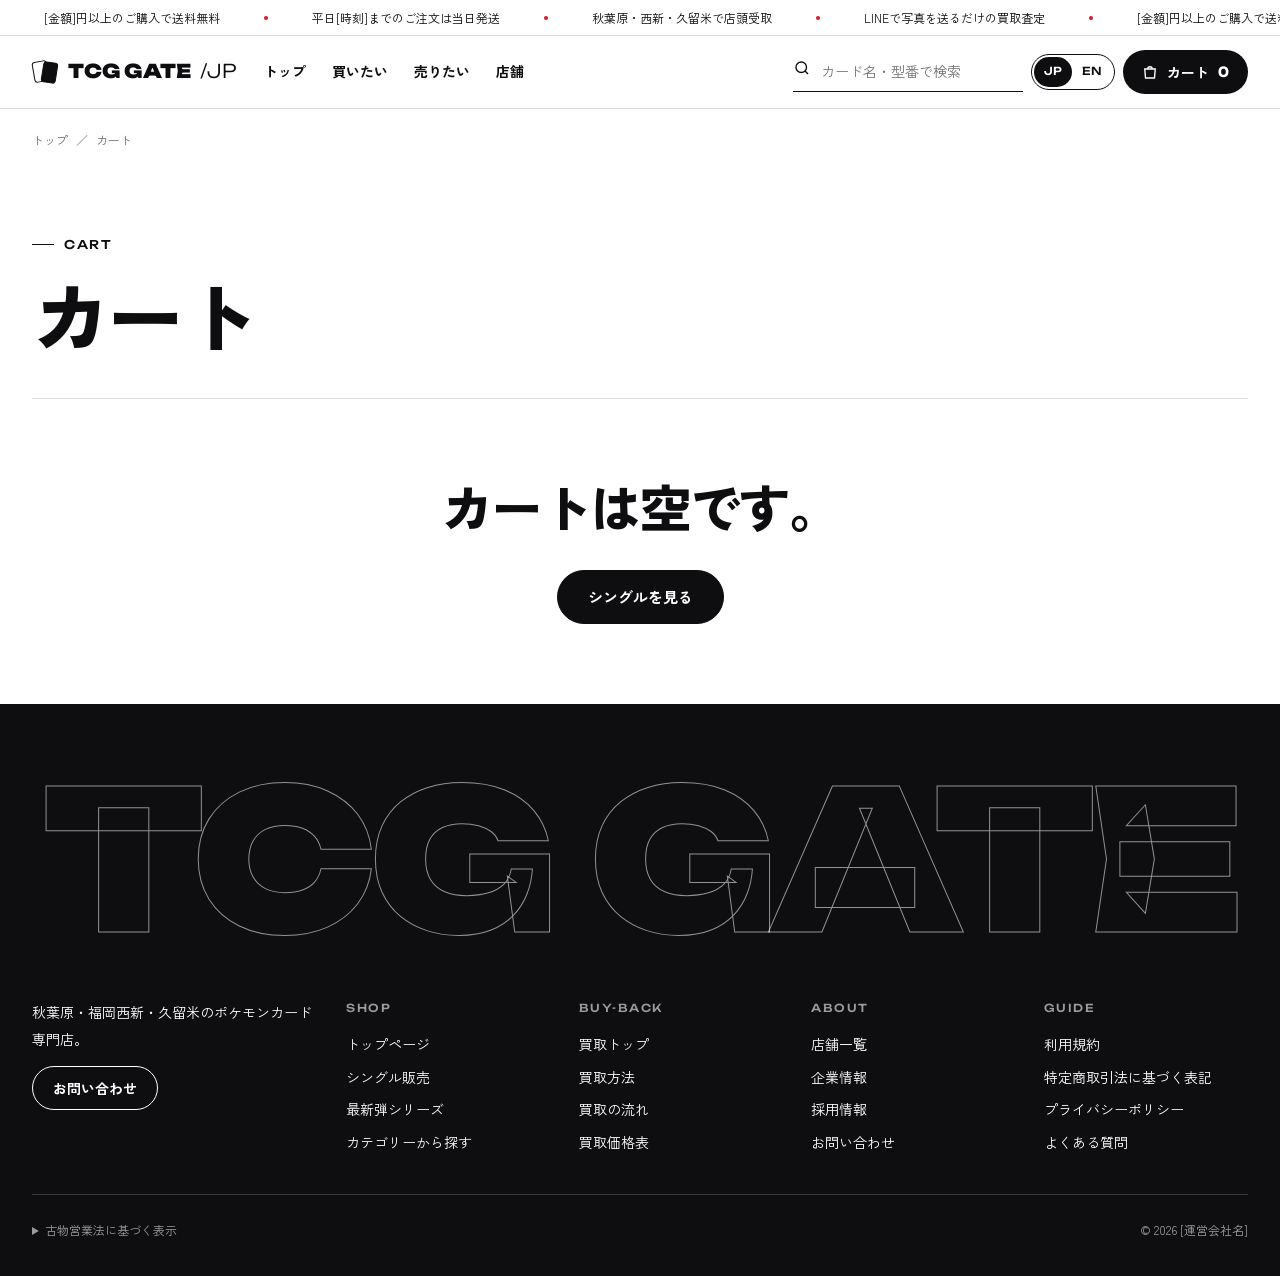
<file: cart.html>
<!doctype html>
<html lang="ja">
<head>
<meta charset="utf-8">
<meta name="viewport" content="width=device-width, initial-scale=1, viewport-fit=cover">
<title>カート｜TCG GATE JAPAN</title>
<meta name="description" content="カートの中身と送料無料までの金額。">
<meta property="og:title" content="カート｜TCG GATE JAPAN">
<meta property="og:description" content="カートの中身と送料無料までの金額。">
<meta property="og:type" content="website">
<meta name="theme-color" content="#0E0E10">
<link rel="icon" href="data:image/svg+xml,%3Csvg xmlns='http://www.w3.org/2000/svg' viewBox='0 0 32 32'%3E%3Crect x='4' y='5' width='15' height='21' rx='3' fill='%23fff' stroke='%230E0E10' stroke-width='2' transform='rotate(-10 11 15)'/%3E%3Crect x='13' y='6' width='15' height='21' rx='3' fill='%230E0E10' transform='rotate(9 20 16)'/%3E%3C/svg%3E">
<link rel="preconnect" href="https://fonts.googleapis.com">
<link rel="preconnect" href="https://fonts.gstatic.com" crossorigin>
<link href="https://fonts.googleapis.com/css2?family=Unbounded:wght@300;500;900&family=Zen+Kaku+Gothic+New:wght@400;500;700;900&display=swap" rel="stylesheet">
<link rel="stylesheet" href="assets/style.css">
</head>
<body data-page="" data-theme="pop">

<main id="main"><div class="wrap"><nav class="crumb" aria-label="パンくず"><a href="index.html" data-en="Home">トップ</a><span>／</span><span data-en="Cart">カート</span></nav>
<header class="page-hd"><p class="eyebrow">Cart</p><h1 class="display d-l" data-en="Your cart">カート</h1></header>
<div id="cartwrap"></div></div></main>
<script src="assets/data.js"></script>
<script src="assets/app.js"></script>
<script>

(function(){function render(){var U=window.TCGUI,en=U.lang()==="en",c=U.cart();
 if(!c.length){U.$("#cartwrap").innerHTML='<div class="empty"><p class="display d-m">'+(en?"Your cart is empty.":"カートは空です。")+'</p><a class="btn" href="buy.html" style="margin-top:22px">'+(en?"Browse singles":"シングルを見る")+'</a></div>';return;}
 var sub=U.subtotal();
 U.$("#cartwrap").innerHTML='<div class="cart-grid"><div>'+U.itemsHTML(true)+'<a class="link" href="buy.html" style="display:inline-block;margin-top:22px;font-weight:700">'+(en?"← Keep shopping":"← 買い物を続ける")+'</a></div>'+
 '<aside class="summary" id="checkout"><h2 style="margin:0 0 6px;font-size:18px">'+(en?"Order summary":"ご注文内容")+'</h2>'+U.shipHTML()+
 '<div class="line"><span>'+(en?"Subtotal":"小計")+'</span><span class="num">'+U.yen(sub)+'</span></div><div class="line"><span>'+(en?"Shipping":"送料")+'</span><span>'+(en?"Calculated at checkout":"購入手続きで計算 [要確認]")+'</span></div>'+
 '<div class="line" style="border-top:1px solid var(--ink);margin-top:10px;padding-top:16px;align-items:baseline"><span>'+(en?"Total":"合計")+'</span><span class="total">'+U.yen(sub)+'</span></div>'+
 '<button type="button" class="btn block" id="co" style="margin-top:16px">'+(en?"Checkout":"レジに進む")+'</button><p class="muted" style="font-size:12px;margin:12px 0 0">'+(en?"Payment and shipping are handled on the Shopify checkout.":"決済・配送方法はShopifyのチェックアウト画面で選択します（本番で接続）。")+'</p></aside></div>';
 U.$("#co").onclick=function(){U.toast(en?"Connects to Shopify checkout in production":"本番ではShopifyのチェックアウトへ移動します");};}
 document.addEventListener("tcg:ready",render);document.addEventListener("tcg:cart",function(){if(window.TCGUI&&document.readyState!=="loading")render();});document.addEventListener("tcg:lang",function(){if(window.TCGUI&&document.readyState!=="loading")render();});})();

</script>
</body>
</html>
</file>
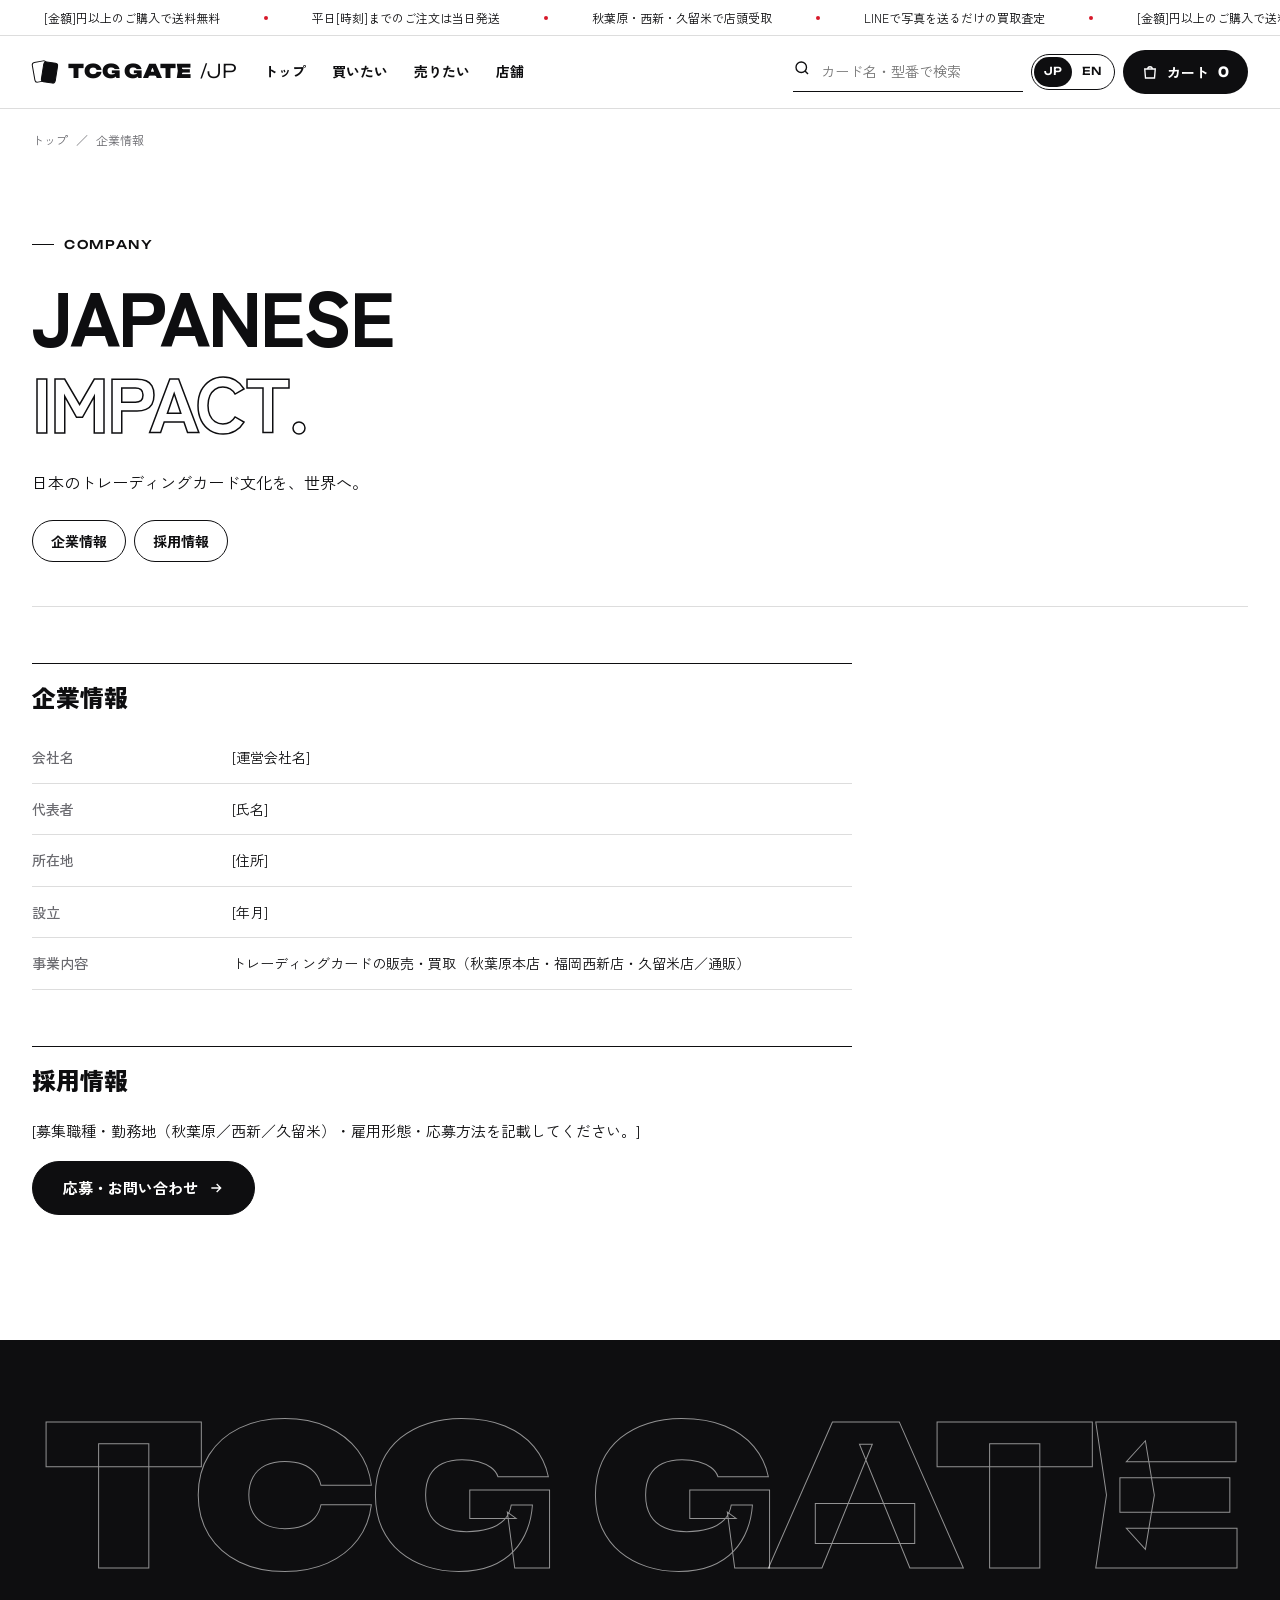
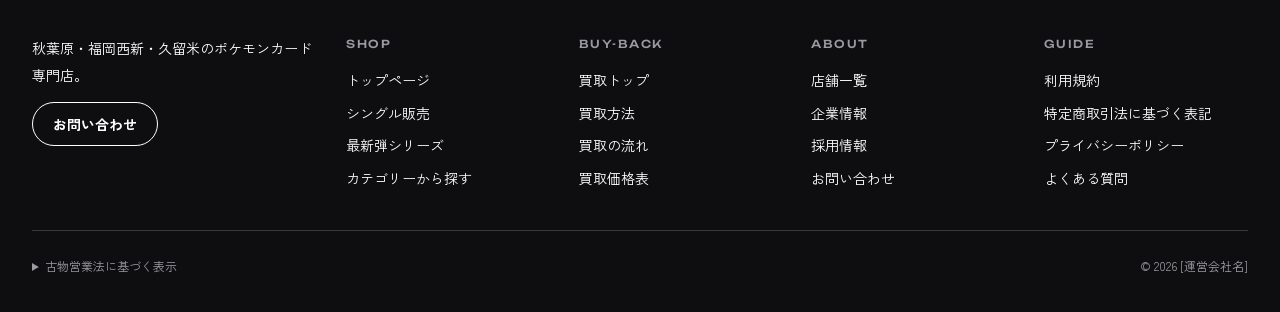
<file: company.html>
<!doctype html>
<html lang="ja">
<head>
<meta charset="utf-8">
<meta name="viewport" content="width=device-width, initial-scale=1, viewport-fit=cover">
<title>企業情報・採用情報｜TCG GATE JAPAN</title>
<meta name="description" content="TCG GATE JAPANの運営会社情報と採用情報。">
<meta property="og:title" content="企業情報・採用情報｜TCG GATE JAPAN">
<meta property="og:description" content="TCG GATE JAPANの運営会社情報と採用情報。">
<meta property="og:type" content="website">
<meta name="theme-color" content="#0E0E10">
<link rel="icon" href="data:image/svg+xml,%3Csvg xmlns='http://www.w3.org/2000/svg' viewBox='0 0 32 32'%3E%3Crect x='4' y='5' width='15' height='21' rx='3' fill='%23fff' stroke='%230E0E10' stroke-width='2' transform='rotate(-10 11 15)'/%3E%3Crect x='13' y='6' width='15' height='21' rx='3' fill='%230E0E10' transform='rotate(9 20 16)'/%3E%3C/svg%3E">
<link rel="preconnect" href="https://fonts.googleapis.com">
<link rel="preconnect" href="https://fonts.gstatic.com" crossorigin>
<link href="https://fonts.googleapis.com/css2?family=Unbounded:wght@300;500;900&family=Zen+Kaku+Gothic+New:wght@400;500;700;900&display=swap" rel="stylesheet">
<link rel="stylesheet" href="assets/style.css">
</head>
<body data-page="" data-theme="pop">

<main id="main"><div class="wrap"><nav class="crumb" aria-label="パンくず"><a href="index.html" data-en="Home">トップ</a><span>／</span><span data-en="Company">企業情報</span></nav>
<header class="page-hd"><p class="eyebrow">Company</p><h1 class="display d-l"><span class="rise"><span>JAPANESE</span></span><span class="rise d2"><span class="outline">IMPACT.</span></span></h1>
<p class="lead" style="margin:22px 0 0">日本のトレーディングカード文化を、世界へ。</p>
<div class="tocs"><a class="chip" href="#about">企業情報</a><a class="chip" href="#recruit">採用情報</a></div></header>
<div class="doc" style="padding:56px 0 110px">
<h2 id="about">企業情報</h2>
<table><tbody><tr><th>会社名</th><td>[運営会社名]</td></tr><tr><th>代表者</th><td>[氏名]</td></tr><tr><th>所在地</th><td>[住所]</td></tr><tr><th>設立</th><td>[年月]</td></tr><tr><th>事業内容</th><td>トレーディングカードの販売・買取（秋葉原本店・福岡西新店・久留米店／通販）</td></tr></tbody></table>
<h2 id="recruit">採用情報</h2>
<p>[募集職種・勤務地（秋葉原／西新／久留米）・雇用形態・応募方法を記載してください。]</p>
<p><a class="btn" href="contact.html">応募・お問い合わせ<svg class="arr" width="16" height="16" viewBox="0 0 24 24" fill="none" stroke="currentColor" stroke-width="2" aria-hidden="true"><path d="M5 12h14M13 6l6 6-6 6"/></svg></a></p>
</div></div></main>
<script src="assets/data.js"></script>
<script src="assets/app.js"></script>
</body>
</html>
</file>
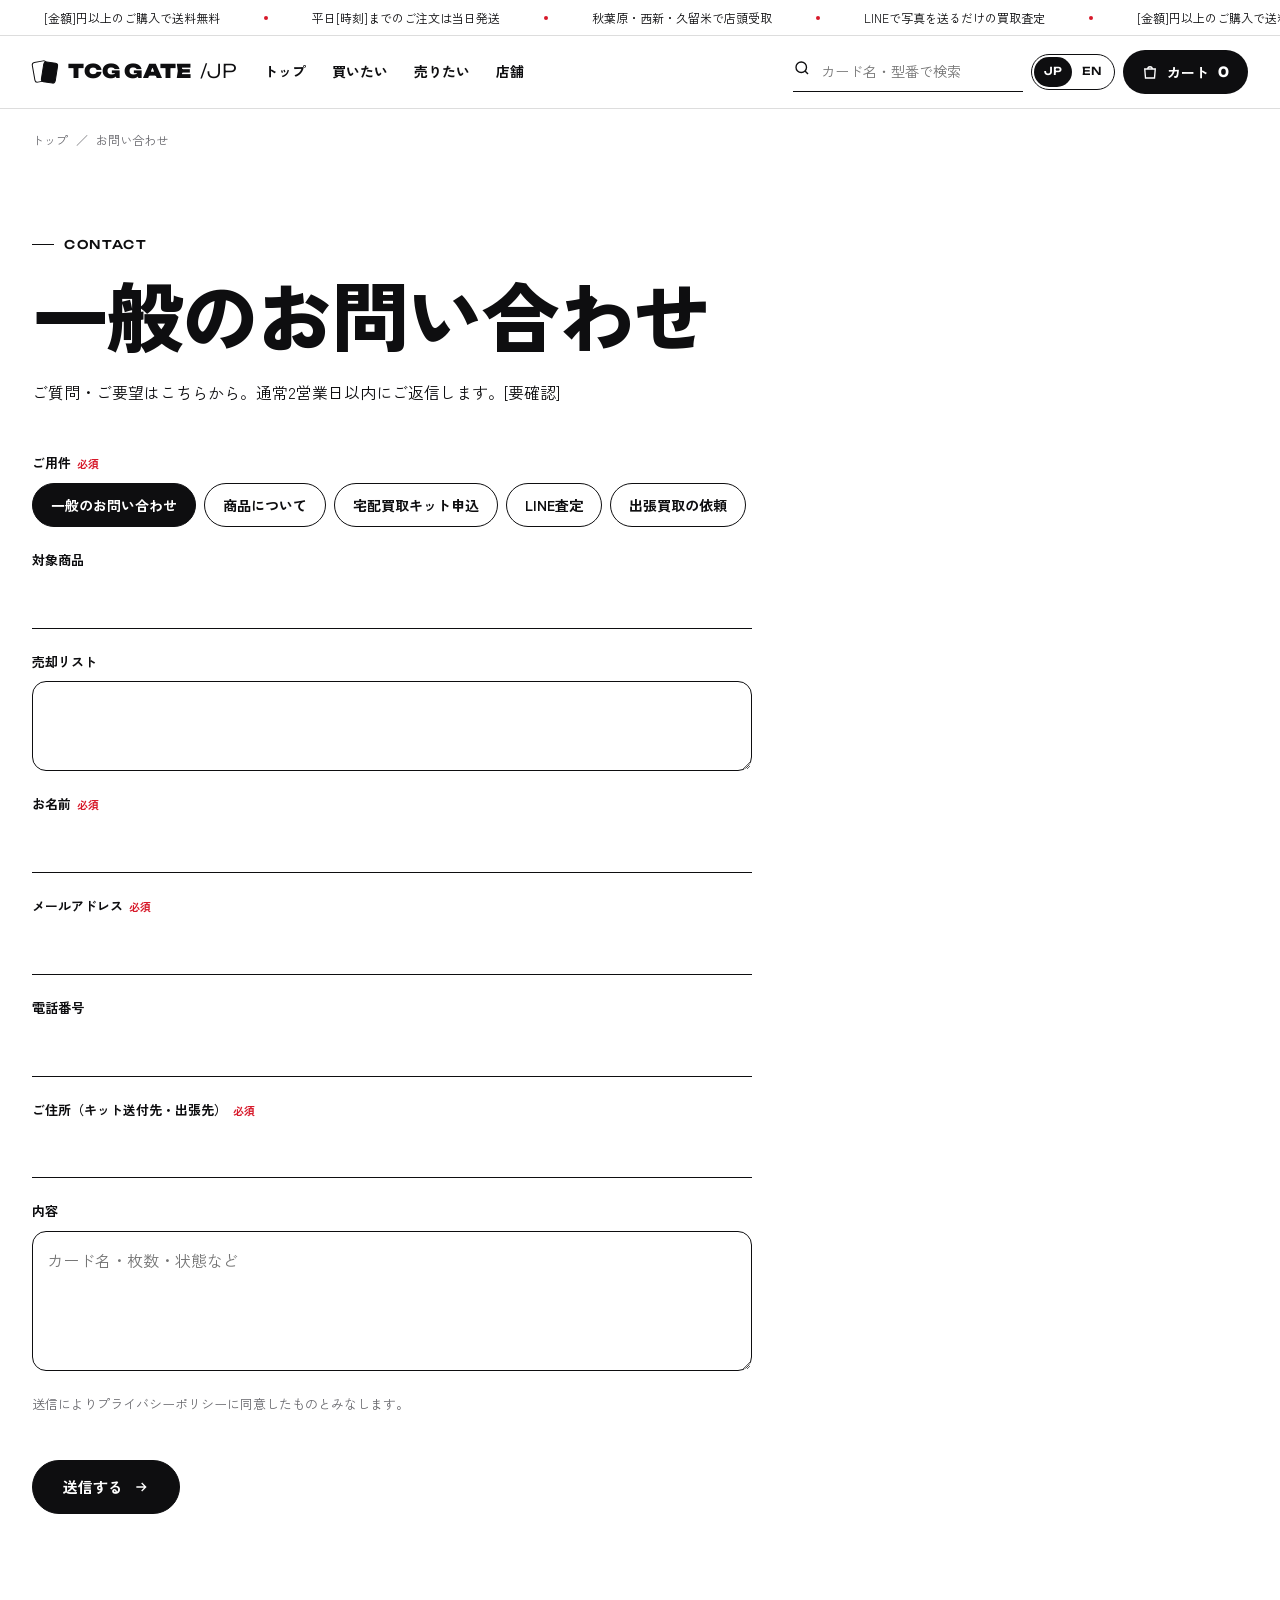
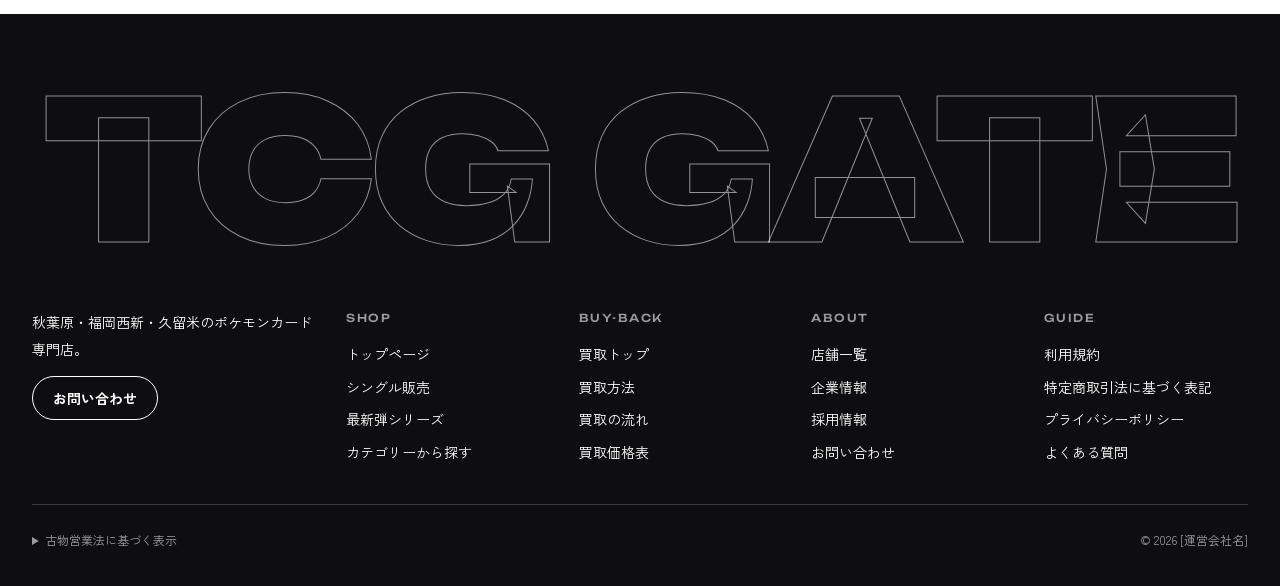
<file: contact.html>
<!doctype html>
<html lang="ja">
<head>
<meta charset="utf-8">
<meta name="viewport" content="width=device-width, initial-scale=1, viewport-fit=cover">
<title>お問い合わせ・お申込み｜TCG GATE JAPAN</title>
<meta name="description" content="商品のお問い合わせ、宅配買取キットのお申込み、LINE査定、出張買取のご依頼。">
<meta property="og:title" content="お問い合わせ・お申込み｜TCG GATE JAPAN">
<meta property="og:description" content="商品のお問い合わせ、宅配買取キットのお申込み、LINE査定、出張買取のご依頼。">
<meta property="og:type" content="website">
<meta name="theme-color" content="#0E0E10">
<link rel="icon" href="data:image/svg+xml,%3Csvg xmlns='http://www.w3.org/2000/svg' viewBox='0 0 32 32'%3E%3Crect x='4' y='5' width='15' height='21' rx='3' fill='%23fff' stroke='%230E0E10' stroke-width='2' transform='rotate(-10 11 15)'/%3E%3Crect x='13' y='6' width='15' height='21' rx='3' fill='%230E0E10' transform='rotate(9 20 16)'/%3E%3C/svg%3E">
<link rel="preconnect" href="https://fonts.googleapis.com">
<link rel="preconnect" href="https://fonts.gstatic.com" crossorigin>
<link href="https://fonts.googleapis.com/css2?family=Unbounded:wght@300;500;900&family=Zen+Kaku+Gothic+New:wght@400;500;700;900&display=swap" rel="stylesheet">
<link rel="stylesheet" href="assets/style.css">
</head>
<body data-page="" data-theme="pop">

<main id="main"><div class="wrap"><nav class="crumb" aria-label="パンくず"><a href="index.html" data-en="Home">トップ</a><span>／</span><span data-en="Contact">お問い合わせ</span></nav>
<header class="page-hd" style="border-bottom:0"><p class="eyebrow">Contact</p><h1 class="display d-l"><span class="rise"><span id="ttl">お問い合わせ</span></span></h1><p class="lead" id="lead" style="margin:18px 0 0"></p></header>
<div id="line-box" hidden style="margin-bottom:40px"><div class="line-band"><div><h2 class="display d-s" style="margin:0 0 8px">LINE公式アカウント</h2><p style="margin:0;opacity:.8">友だち追加後、カードの写真（表・裏）を送ってください。</p></div><a class="btn line" href="#" aria-disabled="true">LINEを開く [URL要確認]</a></div><p class="muted" style="margin:16px 0 0">LINEをお使いでない方は、下のフォームからも査定をご依頼いただけます。</p></div>
<form class="form" id="form" novalidate style="padding-bottom:100px">
<div class="field"><span class="lbl">ご用件<span class="req">必須</span></span><div class="radios" id="types"></div></div>
<div class="field" id="item-field" hidden><label for="item">対象商品</label><input class="input" id="item" readonly></div>
<div class="field" id="sell-field" hidden><label for="sell">売却リスト</label><textarea class="textarea" id="sell" readonly style="min-height:90px"></textarea></div>
<div class="field"><label for="name">お名前<span class="req">必須</span></label><input class="input" id="name" autocomplete="name" required></div>
<div class="field"><label for="email">メールアドレス<span class="req">必須</span></label><input class="input" id="email" type="email" autocomplete="email" required></div>
<div class="field"><label for="tel">電話番号</label><input class="input" id="tel" type="tel" autocomplete="tel"></div>
<div class="field" id="addr-field" hidden><label for="addr">ご住所（キット送付先・出張先）<span class="req">必須</span></label><input class="input" id="addr" autocomplete="street-address"></div>
<div class="field"><label for="msg">内容</label><textarea class="textarea" id="msg" placeholder="カード名・枚数・状態など"></textarea></div>
<p class="muted" style="font-size:13px;margin:0">送信により<a class="link" href="legal.html#privacy">プライバシーポリシー</a>に同意したものとみなします。</p>
<p id="err" class="accent" role="alert" style="margin:0;font-size:14px;font-weight:700"></p>
<div><button class="btn" type="submit">送信する<svg class="arr" width="16" height="16" viewBox="0 0 24 24" fill="none" stroke="currentColor" stroke-width="2" aria-hidden="true"><path d="M5 12h14M13 6l6 6-6 6"/></svg></button></div>
</form>
<div class="thanks" id="thanks" hidden style="padding-bottom:120px"><p class="display d-m" style="margin-bottom:14px">送信しました。</p><p class="lead">内容を確認のうえ、担当者よりご連絡します。（デモのため実際には送信されません）</p><a class="btn" href="index.html" style="margin-top:22px">トップへ戻る</a></div>
</div></main>
<script src="assets/data.js"></script>
<script src="assets/app.js"></script>
<script>

document.addEventListener("tcg:ready",function(){var U=window.TCGUI,D=window.TCG;
var types=[["general","一般のお問い合わせ","ご質問・ご要望はこちらから。通常2営業日以内にご返信します。[要確認]"],["item","商品について","商品の状態・在庫などについてお気軽にお問い合わせください。"],["kit","宅配買取キット申込","無料の宅配キットをお送りします。最短翌日発送。"],["line","LINE査定","写真を送るだけで、最短即日に査定額をお返事します。"],["visit","出張買取の依頼","大量のカードは、査定員がご自宅まで伺います。"]];
var cur=U.param("type"); if(!types.some(function(t){return t[0]===cur;})) cur="general";
U.$("#types").innerHTML=types.map(function(t){return '<input type="radio" name="type" id="t-'+t[0]+'" value="'+t[0]+'"'+(t[0]===cur?" checked":"")+'><label for="t-'+t[0]+'">'+t[1]+'</label>';}).join("");
var p=U.byId[U.param("id")]; if(p){U.$("#item").value=p.name+"（"+p.rarity+" "+p.num+"）";}
var sl=(U.param("sell")||"").split(",").filter(Boolean).map(function(id){return U.buyRows().filter(function(b){return b.id===id;})[0];}).filter(Boolean);
if(sl.length){U.$("#sell").value=sl.map(function(b){return b.name+" "+b.num+"　"+U.yen(b.price);}).join("\n");}
function sync(){var t=U.$("input[name=type]:checked").value,d=types.filter(function(x){return x[0]===t;})[0];
 U.$("#ttl").textContent=d[1]; document.title=d[1]+"｜TCG GATE JAPAN"; U.$("#lead").textContent=d[2];
 U.$("#item-field").hidden=!(t==="item"&&p); U.$("#sell-field").hidden=!(t==="kit"&&sl.length); U.$("#addr-field").hidden=!(t==="kit"||t==="visit"); U.$("#line-box").hidden=t!=="line";}
document.addEventListener("change",function(e){if(e.target.name==="type")sync();}); sync();
U.$("#form").addEventListener("submit",function(e){e.preventDefault();var t=U.$("input[name=type]:checked").value;
 var miss=[];if(!U.$("#name").value.trim())miss.push("お名前");if(!/^\S+@\S+\.\S+$/.test(U.$("#email").value))miss.push("メールアドレス");if((t==="kit"||t==="visit")&&!U.$("#addr").value.trim())miss.push("ご住所");
 if(miss.length){U.$("#err").textContent=miss.join("・")+"を入力してください。";return;}
 U.$("#form").hidden=true;U.$("#thanks").hidden=false;if(t==="kit")U.store.set("tcg-sell",[]);window.scrollTo(0,0);});
});

</script>
</body>
</html>
</file>
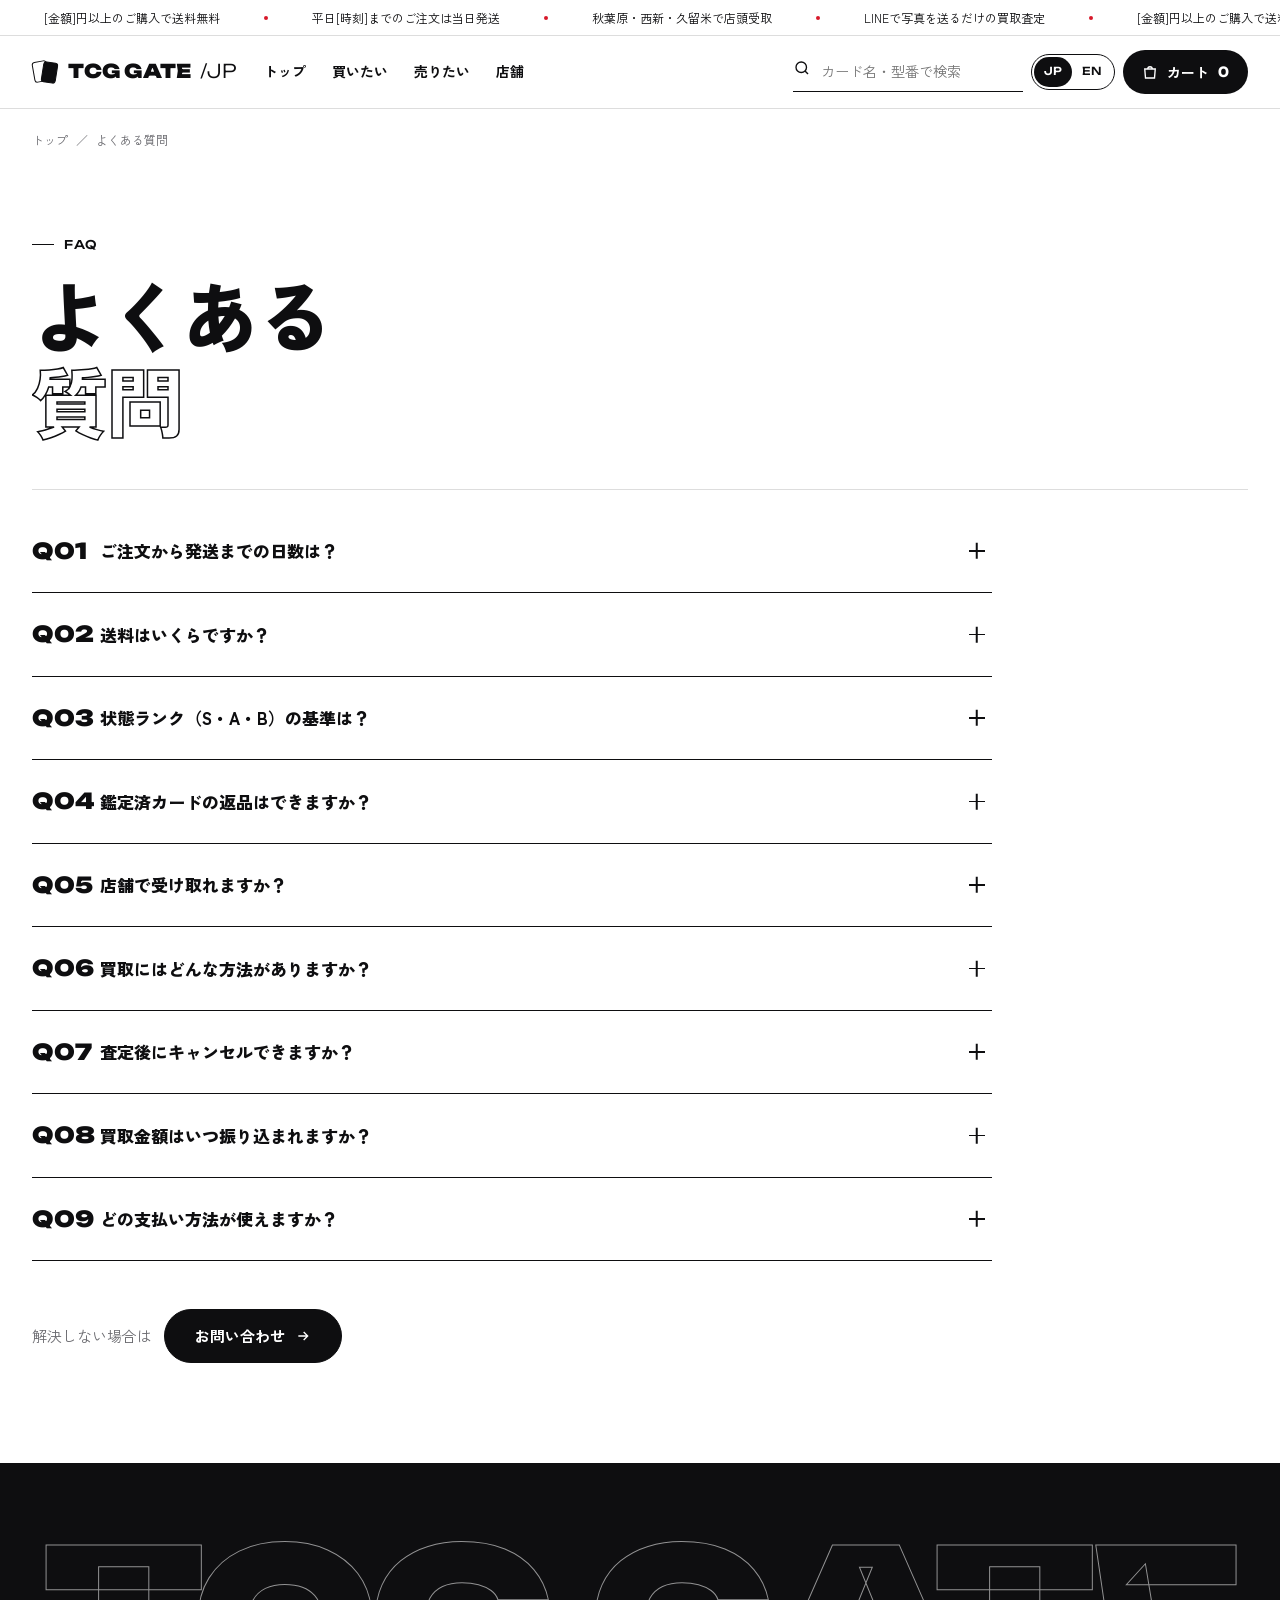
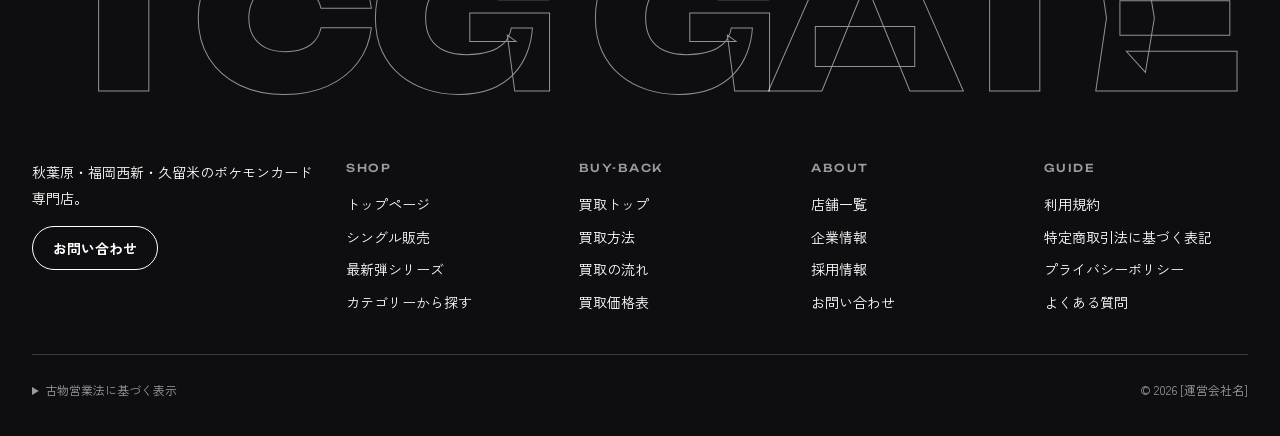
<file: faq.html>
<!doctype html>
<html lang="ja">
<head>
<meta charset="utf-8">
<meta name="viewport" content="width=device-width, initial-scale=1, viewport-fit=cover">
<title>よくある質問｜TCG GATE JAPAN</title>
<meta name="description" content="発送・送料・状態ランク・鑑定品・買取方法についてのよくある質問。">
<meta property="og:title" content="よくある質問｜TCG GATE JAPAN">
<meta property="og:description" content="発送・送料・状態ランク・鑑定品・買取方法についてのよくある質問。">
<meta property="og:type" content="website">
<meta name="theme-color" content="#0E0E10">
<link rel="icon" href="data:image/svg+xml,%3Csvg xmlns='http://www.w3.org/2000/svg' viewBox='0 0 32 32'%3E%3Crect x='4' y='5' width='15' height='21' rx='3' fill='%23fff' stroke='%230E0E10' stroke-width='2' transform='rotate(-10 11 15)'/%3E%3Crect x='13' y='6' width='15' height='21' rx='3' fill='%230E0E10' transform='rotate(9 20 16)'/%3E%3C/svg%3E">
<link rel="preconnect" href="https://fonts.googleapis.com">
<link rel="preconnect" href="https://fonts.gstatic.com" crossorigin>
<link href="https://fonts.googleapis.com/css2?family=Unbounded:wght@300;500;900&family=Zen+Kaku+Gothic+New:wght@400;500;700;900&display=swap" rel="stylesheet">
<link rel="stylesheet" href="assets/style.css">
</head>
<body data-page="" data-theme="pop">

<main id="main"><div class="wrap"><nav class="crumb" aria-label="パンくず"><a href="index.html" data-en="Home">トップ</a><span>／</span><span data-en="FAQ">よくある質問</span></nav>
<header class="page-hd"><p class="eyebrow">FAQ</p><h1 class="display d-l"><span class="rise"><span data-en="Questions">よくある</span></span><span class="rise d2"><span class="outline" data-en="&amp; answers">質問</span></span></h1></header>
<div class="faq" style="padding:20px 0 100px;max-width:960px"><details id="order"><summary><span class="q">Q01</span><span>ご注文から発送までの日数は？</span><span class="pm" aria-hidden="true"></span></summary><div class="a">平日[時刻]までのご注文は当日発送します。それ以降のご注文は翌営業日の発送です。発送休業日はトップページのお知らせでご案内します。[要確認]</div></details><details id="ship"><summary><span class="q">Q02</span><span>送料はいくらですか？</span><span class="pm" aria-hidden="true"></span></summary><div class="a">[金額]円以上のご購入で送料無料です。それ未満の場合の送料は[要確認]です。</div></details><details id="grade"><summary><span class="q">Q03</span><span>状態ランク（S・A・B）の基準は？</span><span class="pm" aria-hidden="true"></span></summary><div class="a">状態Sは新品同様で目立つ傷がないもの、状態Aはよく見ると小さな傷がある程度の美品、状態Bは縁や表面に使用感がある並品です。PSA鑑定品は鑑定機関のグレードのまま販売しています。</div></details><details id="psa"><summary><span class="q">Q04</span><span>鑑定済カードの返品はできますか？</span><span class="pm" aria-hidden="true"></span></summary><div class="a">鑑定機関の定めたグレードを元に販売しているため、ケース外部・内部の傷や異物を理由とした返品・交換はお受けできません。在庫が2枚以上ある場合も識別番号はお選びいただけません。</div></details><details id="pickup"><summary><span class="q">Q05</span><span>店舗で受け取れますか？</span><span class="pm" aria-hidden="true"></span></summary><div class="a">秋葉原本店・福岡西新店・久留米店で受け取りができます。受け取り方法の詳細は[要確認]。</div></details><details id="buy"><summary><span class="q">Q06</span><span>買取にはどんな方法がありますか？</span><span class="pm" aria-hidden="true"></span></summary><div class="a">店頭買取・宅配買取・LINE査定・出張買取の4つです。宅配買取は無料キットを使えば送料もかかりません。</div></details><details id="cancel"><summary><span class="q">Q07</span><span>査定後にキャンセルできますか？</span><span class="pm" aria-hidden="true"></span></summary><div class="a">査定料・キャンセル料は無料です。宅配買取でキャンセルした場合のカードの返送料は[要確認]。</div></details><details id="pay"><summary><span class="q">Q08</span><span>買取金額はいつ振り込まれますか？</span><span class="pm" aria-hidden="true"></span></summary><div class="a">査定額をご承諾いただいた後、最短当日にご指定の口座へお振込みします。</div></details><details id="payment"><summary><span class="q">Q09</span><span>どの支払い方法が使えますか？</span><span class="pm" aria-hidden="true"></span></summary><div class="a">[クレジットカード・コンビニ払いなど、Shopifyで設定する決済方法を記載]</div></details>
<div style="margin-top:48px;display:flex;flex-wrap:wrap;gap:12px;align-items:center"><span class="muted">解決しない場合は</span><a class="btn" href="contact.html">お問い合わせ<svg class="arr" width="16" height="16" viewBox="0 0 24 24" fill="none" stroke="currentColor" stroke-width="2" aria-hidden="true"><path d="M5 12h14M13 6l6 6-6 6"/></svg></a></div></div>
</div></main>
<script src="assets/data.js"></script>
<script src="assets/app.js"></script>
<script>

document.addEventListener("tcg:ready",function(){var h=location.hash.slice(1);if(h){var d=document.getElementById(h);if(d&&d.tagName==="DETAILS")d.open=true;}});

</script>
</body>
</html>
</file>
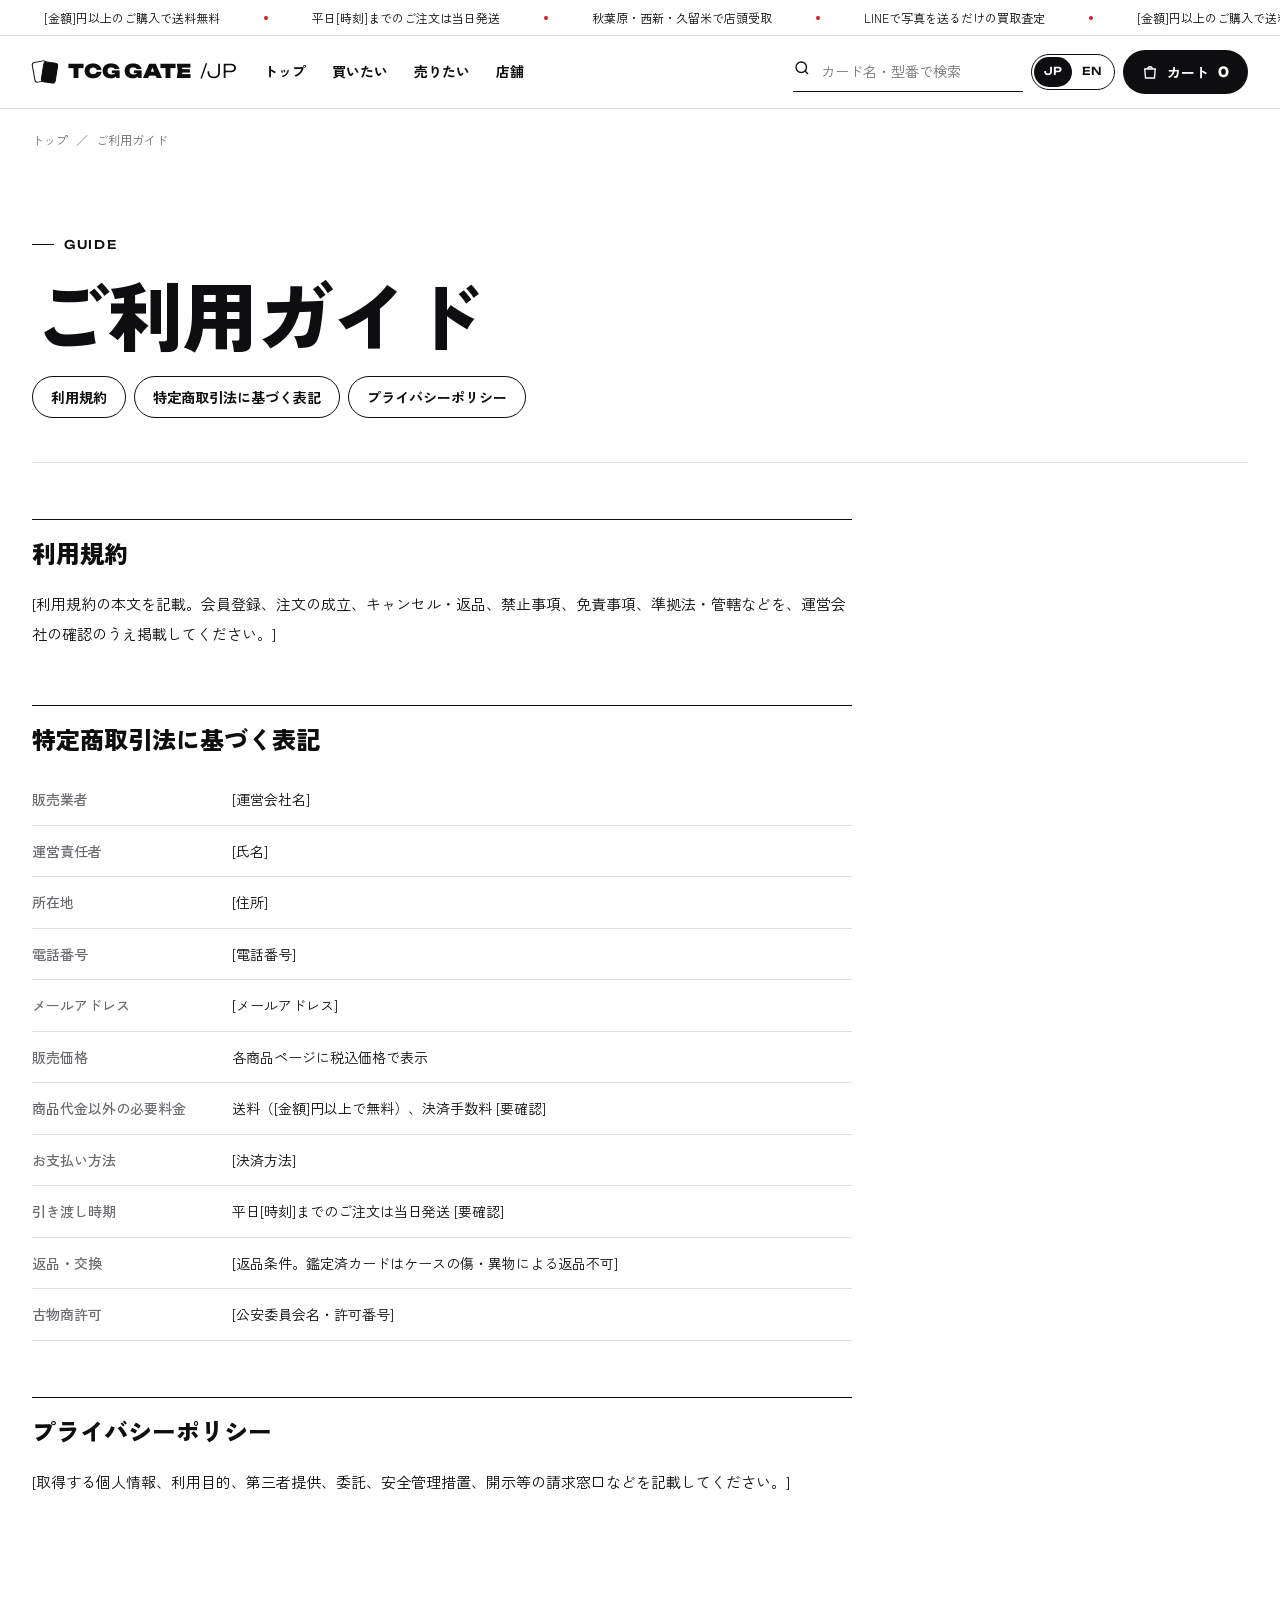
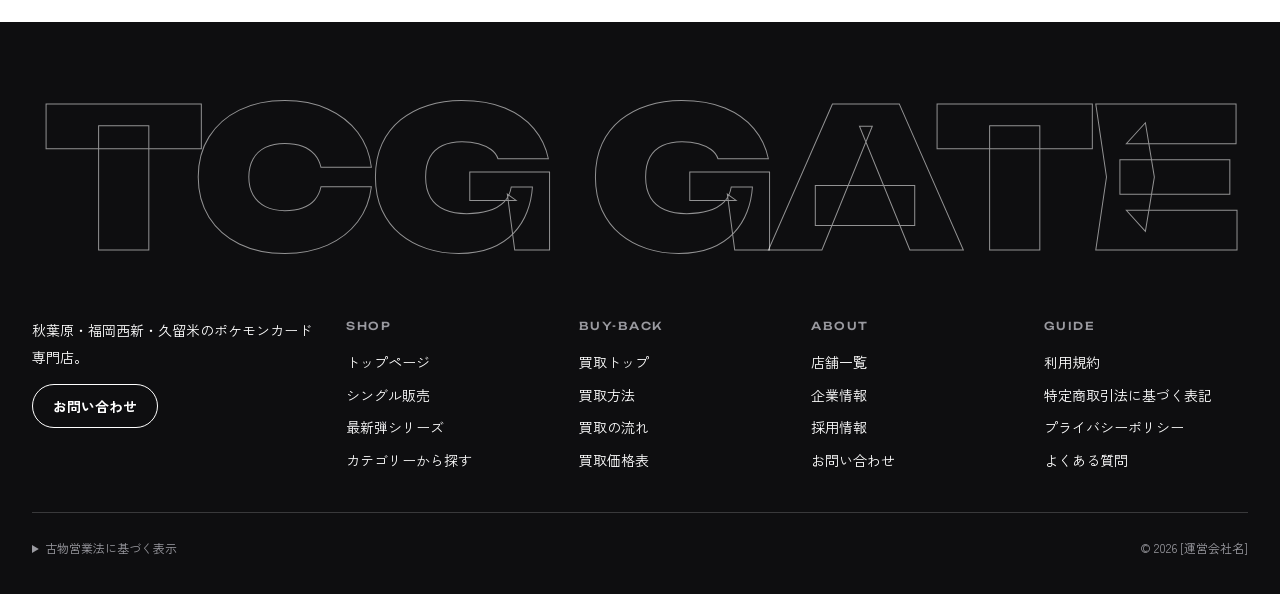
<file: legal.html>
<!doctype html>
<html lang="ja">
<head>
<meta charset="utf-8">
<meta name="viewport" content="width=device-width, initial-scale=1, viewport-fit=cover">
<title>利用規約・特定商取引法に基づく表記・プライバシーポリシー｜TCG GATE JAPAN</title>
<meta name="description" content="TCG GATE JAPANの利用規約、特定商取引法に基づく表記、プライバシーポリシー。">
<meta property="og:title" content="利用規約・特定商取引法に基づく表記・プライバシーポリシー｜TCG GATE JAPAN">
<meta property="og:description" content="TCG GATE JAPANの利用規約、特定商取引法に基づく表記、プライバシーポリシー。">
<meta property="og:type" content="website">
<meta name="theme-color" content="#0E0E10">
<link rel="icon" href="data:image/svg+xml,%3Csvg xmlns='http://www.w3.org/2000/svg' viewBox='0 0 32 32'%3E%3Crect x='4' y='5' width='15' height='21' rx='3' fill='%23fff' stroke='%230E0E10' stroke-width='2' transform='rotate(-10 11 15)'/%3E%3Crect x='13' y='6' width='15' height='21' rx='3' fill='%230E0E10' transform='rotate(9 20 16)'/%3E%3C/svg%3E">
<link rel="preconnect" href="https://fonts.googleapis.com">
<link rel="preconnect" href="https://fonts.gstatic.com" crossorigin>
<link href="https://fonts.googleapis.com/css2?family=Unbounded:wght@300;500;900&family=Zen+Kaku+Gothic+New:wght@400;500;700;900&display=swap" rel="stylesheet">
<link rel="stylesheet" href="assets/style.css">
</head>
<body data-page="" data-theme="pop">

<main id="main"><div class="wrap"><nav class="crumb" aria-label="パンくず"><a href="index.html" data-en="Home">トップ</a><span>／</span><span data-en="Guide">ご利用ガイド</span></nav>
<header class="page-hd"><p class="eyebrow">Guide</p><h1 class="display d-l" data-en="Policies">ご利用ガイド</h1>
<div class="tocs"><a class="chip" href="#terms">利用規約</a><a class="chip" href="#tokusho">特定商取引法に基づく表記</a><a class="chip" href="#privacy">プライバシーポリシー</a></div></header>
<div class="doc" style="padding:56px 0 110px">
<h2 id="terms">利用規約</h2>
<p>[利用規約の本文を記載。会員登録、注文の成立、キャンセル・返品、禁止事項、免責事項、準拠法・管轄などを、運営会社の確認のうえ掲載してください。]</p>
<h2 id="tokusho">特定商取引法に基づく表記</h2>
<table><tbody>
<tr><th>販売業者</th><td>[運営会社名]</td></tr><tr><th>運営責任者</th><td>[氏名]</td></tr><tr><th>所在地</th><td>[住所]</td></tr><tr><th>電話番号</th><td>[電話番号]</td></tr><tr><th>メールアドレス</th><td>[メールアドレス]</td></tr>
<tr><th>販売価格</th><td>各商品ページに税込価格で表示</td></tr><tr><th>商品代金以外の必要料金</th><td>送料（[金額]円以上で無料）、決済手数料 [要確認]</td></tr>
<tr><th>お支払い方法</th><td>[決済方法]</td></tr><tr><th>引き渡し時期</th><td>平日[時刻]までのご注文は当日発送 [要確認]</td></tr><tr><th>返品・交換</th><td>[返品条件。鑑定済カードはケースの傷・異物による返品不可]</td></tr>
<tr><th>古物商許可</th><td>[公安委員会名・許可番号]</td></tr>
</tbody></table>
<h2 id="privacy">プライバシーポリシー</h2>
<p>[取得する個人情報、利用目的、第三者提供、委託、安全管理措置、開示等の請求窓口などを記載してください。]</p>
</div></div></main>
<script src="assets/data.js"></script>
<script src="assets/app.js"></script>
</body>
</html>
</file>
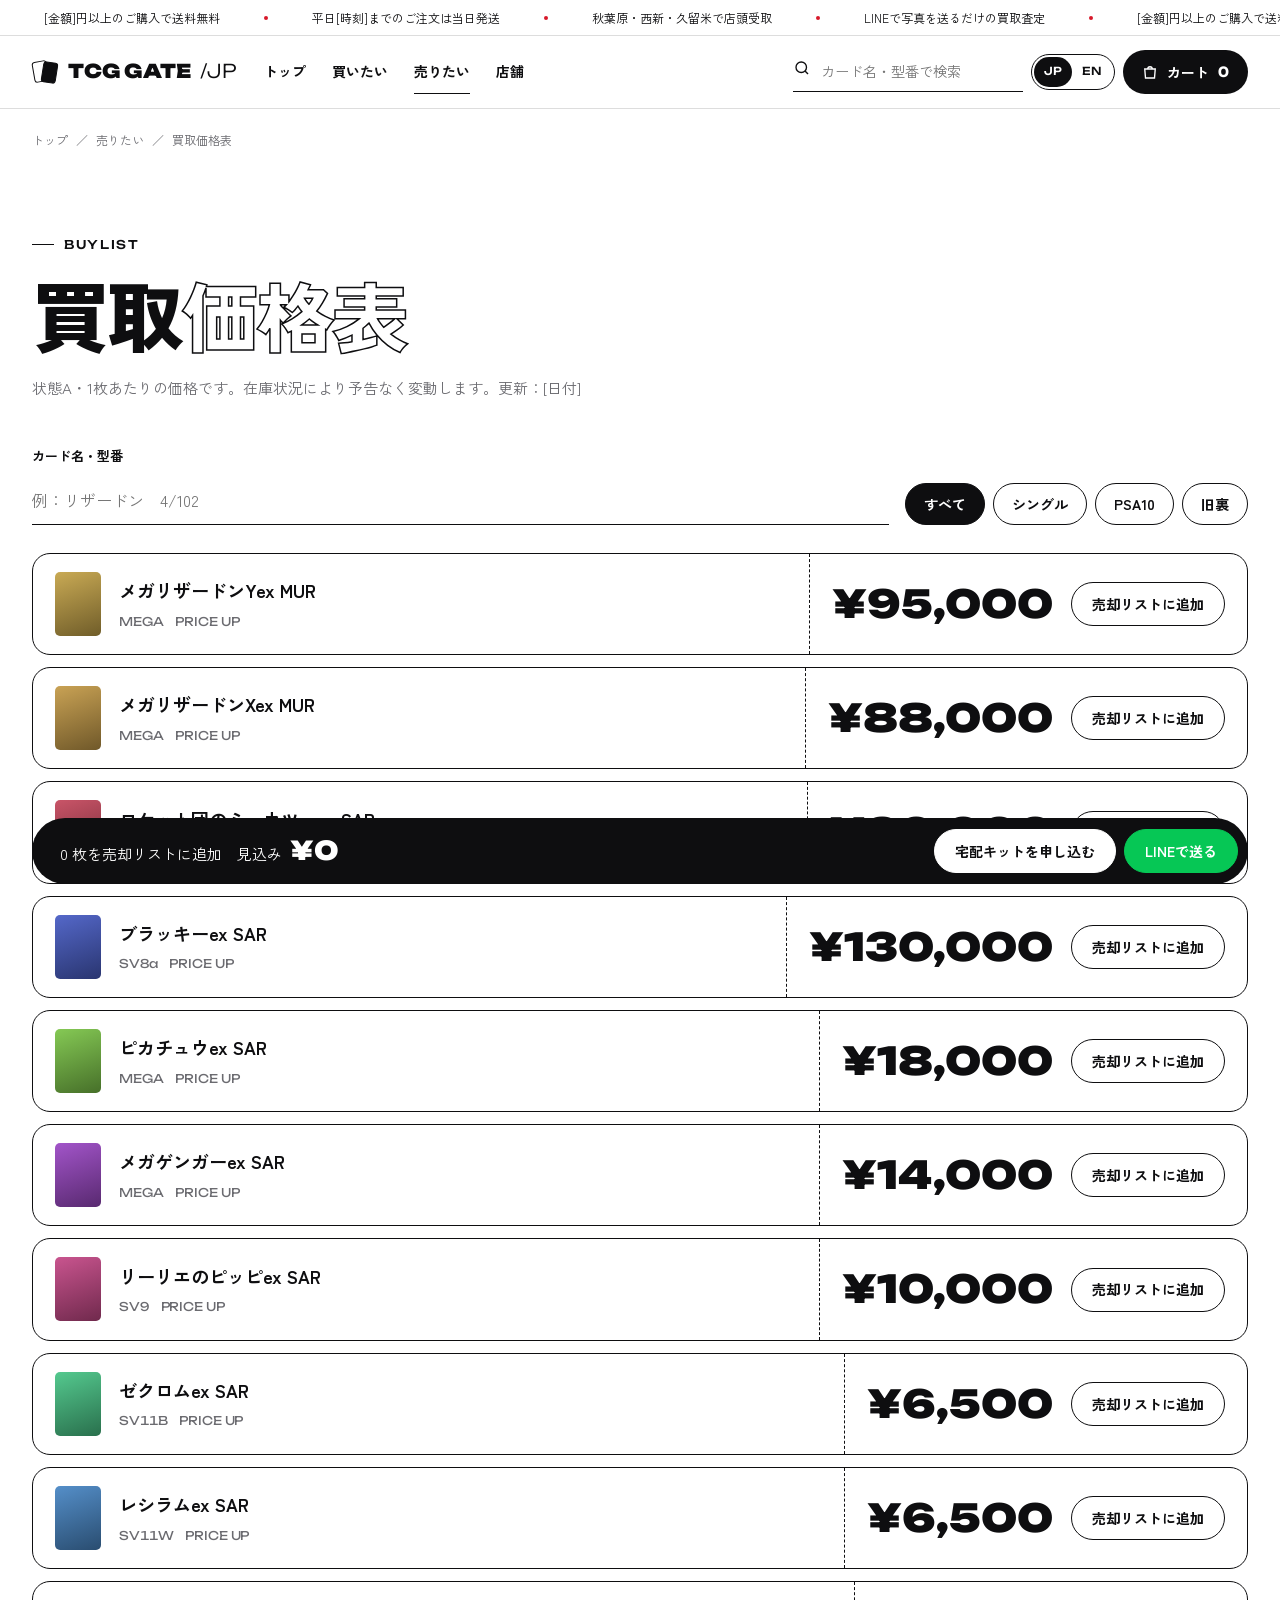
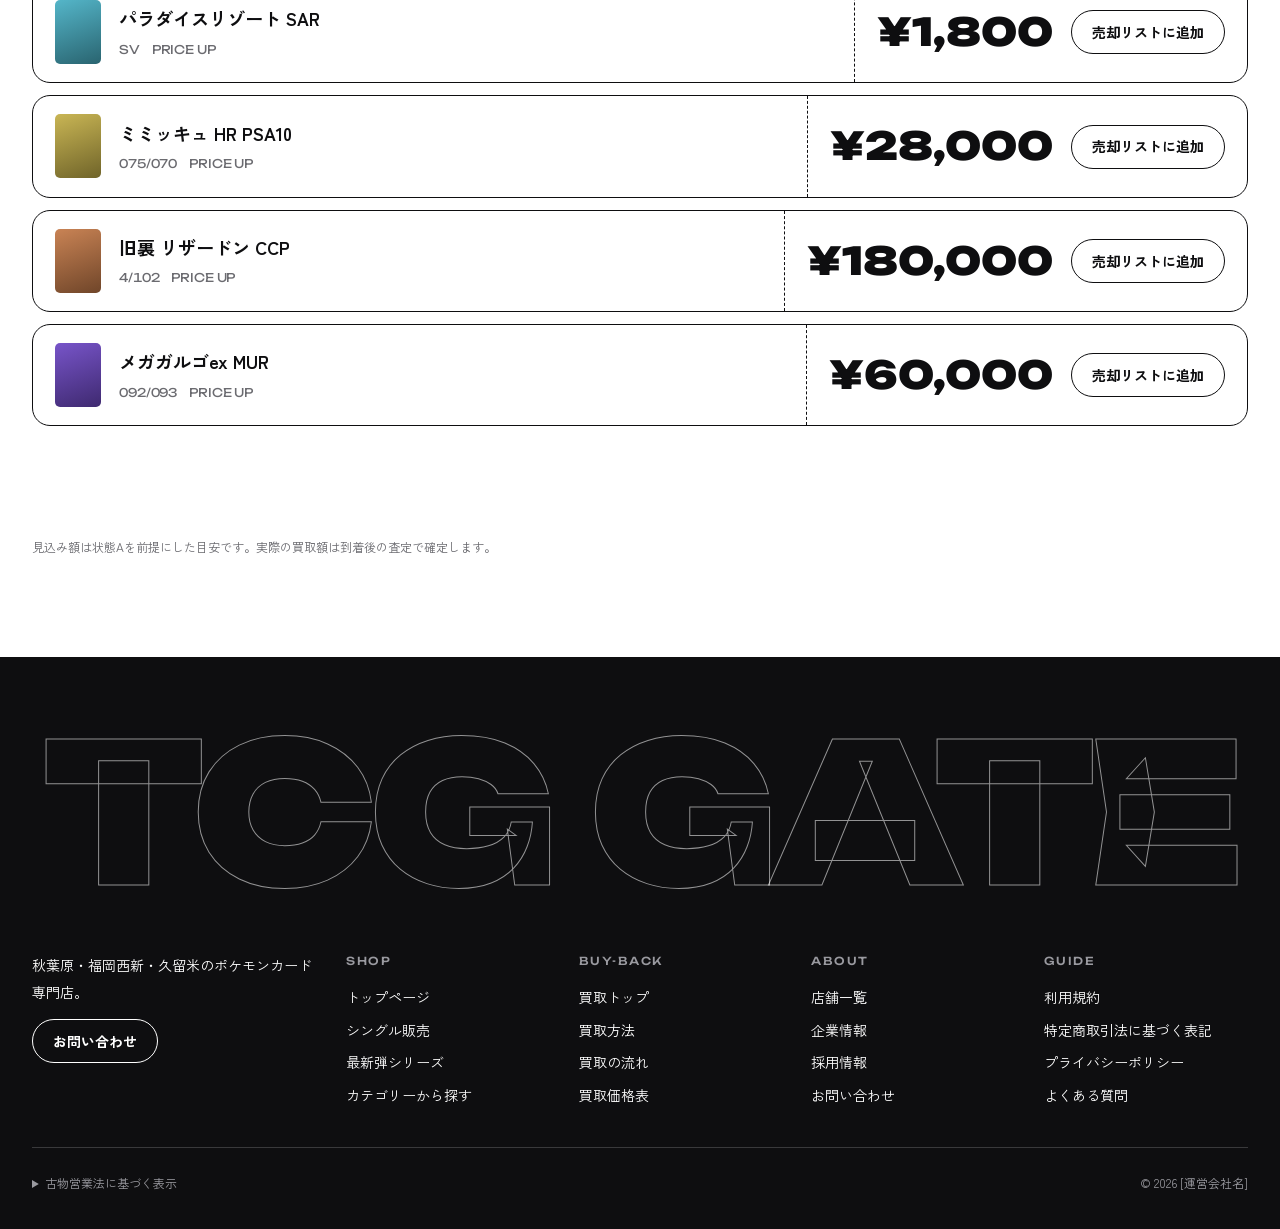
<file: price.html>
<!doctype html>
<html lang="ja">
<head>
<meta charset="utf-8">
<meta name="viewport" content="width=device-width, initial-scale=1, viewport-fit=cover">
<title>買取価格表｜TCG GATE JAPAN</title>
<meta name="description" content="ポケモンカードの買取価格表。売却リストに追加して見込み額を確認し、宅配買取・LINE査定に進めます。">
<meta property="og:title" content="買取価格表｜TCG GATE JAPAN">
<meta property="og:description" content="ポケモンカードの買取価格表。売却リストに追加して見込み額を確認し、宅配買取・LINE査定に進めます。">
<meta property="og:type" content="website">
<meta name="theme-color" content="#0E0E10">
<link rel="icon" href="data:image/svg+xml,%3Csvg xmlns='http://www.w3.org/2000/svg' viewBox='0 0 32 32'%3E%3Crect x='4' y='5' width='15' height='21' rx='3' fill='%23fff' stroke='%230E0E10' stroke-width='2' transform='rotate(-10 11 15)'/%3E%3Crect x='13' y='6' width='15' height='21' rx='3' fill='%230E0E10' transform='rotate(9 20 16)'/%3E%3C/svg%3E">
<link rel="preconnect" href="https://fonts.googleapis.com">
<link rel="preconnect" href="https://fonts.gstatic.com" crossorigin>
<link href="https://fonts.googleapis.com/css2?family=Unbounded:wght@300;500;900&family=Zen+Kaku+Gothic+New:wght@400;500;700;900&display=swap" rel="stylesheet">
<link rel="stylesheet" href="assets/style.css">
</head>
<body data-page="sell" data-theme="pop">

<main id="main">
<div class="wrap">
<nav class="crumb" aria-label="パンくず"><a href="index.html" data-en="Home">トップ</a><span>／</span><a href="sell.html" data-en="Sell">売りたい</a><span>／</span><span data-en="Buylist">買取価格表</span></nav>
<header class="page-hd" style="border-bottom:0">
<p class="eyebrow">Buylist</p>
<h1 class="display d-l"><span class="rise"><span data-en="Buy<span class='outline'>list</span>">買取<span class="outline">価格表</span></span></span></h1>
<p class="muted" style="margin:16px 0 0" data-en="Per card, grade A. Prices change without notice depending on stock. Updated: [date]">状態A・1枚あたりの価格です。在庫状況により予告なく変動します。更新：[日付]</p>
</header>
<div style="display:flex;flex-wrap:wrap;gap:16px;align-items:flex-end;margin-bottom:28px">
<div class="field" style="flex:1 1 300px"><label for="q" data-en="Card name or number">カード名・型番</label><input class="input" id="q" type="search" placeholder="例：リザードン　4/102"></div>
<div class="chips" id="chips" role="group" aria-label="区分"></div>
</div>
<div id="list"></div>
<p id="none" class="muted" hidden style="padding:28px 0" data-en="No match. Send a photo on LINE for an individual quote.">該当するカードが見つかりません。価格表にないカードは、LINEで写真を送ると個別に査定します。</p>
<div class="sellbar" id="bar">
<span><span id="cnt">0</span><span data-en=" cards in your sell list"> 枚を売却リストに追加　見込み</span><span class="t" id="tot">¥0</span></span>
<span style="display:flex;flex-wrap:wrap;gap:8px"><a class="btn light sm" href="contact.html?type=kit" id="apply" data-en="Request a mail-in kit">宅配キットを申し込む</a><a class="btn line sm" href="contact.html?type=line" data-en="Send on LINE">LINEで送る</a></span>
</div>
<p class="muted" style="font-size:12px;margin:20px 0 100px" data-en="The estimate assumes grade A; the final offer is made after inspection.">見込み額は状態Aを前提にした目安です。実際の買取額は到着後の査定で確定します。</p>
</div>
</main>

<script src="assets/data.js"></script>
<script src="assets/app.js"></script>
<script>

(function(){
  var st={q:"",chip:"all"};
  function render(){var U=window.TCGUI,D=window.TCG,en=U.lang()==="en";
    var sell=U.store.get("tcg-sell",[]);
    var chips=[["all",en?"All":"すべて"],["single",en?"Singles":"シングル"],["psa10","PSA10"],["old",en?"Vintage":"旧裏"]];
    U.$("#chips").innerHTML=chips.map(function(c){return '<button type="button" class="chip'+(st.chip===c[0]?" on":"")+'" data-chip="'+c[0]+'">'+c[1]+'</button>';}).join("");
    var ALL=U.buyRows();var rows=ALL.filter(function(b){return (st.chip==="all"||b.cat===st.chip)&&(!st.q||(b.name+b.num).toLowerCase().indexOf(st.q.toLowerCase())>=0);});
    U.$("#list").innerHTML=rows.map(function(b){var on=sell.indexOf(b.id)>=0;return '<div class="ticket'+(on?" on":"")+'"><div class="l"><span class="art" style="--h:'+b.hue+';width:46px;border-radius:5px"></span><span><b style="font-size:18px">'+U.esc(b.name)+'</b><br><span class="num muted" style="font-size:12px">'+b.num+'　PRICE UP</span></span></div><div class="r"><span class="pr">'+U.yen(b.price)+'</span><button type="button" class="btn sm '+(on?"":"ghost")+'" data-sell="'+b.id+'">'+(on?(en?"Remove":"リストから外す"):(en?"Add to sell list":"売却リストに追加"))+'</button></div>'+(on?'<span class="stamp" aria-hidden="true">'+(en?"SELL":"売る")+'</span>':"")+'</div>';}).join("");
    U.$("#none").hidden=rows.length>0;
    var tot=ALL.filter(function(b){return sell.indexOf(b.id)>=0;}).reduce(function(n,b){return n+b.price;},0);
    U.$("#cnt").textContent=sell.length; U.$("#tot").textContent=U.yen(tot);
    U.$("#apply").href="contact.html?type=kit&sell="+sell.join(",");
  }
  document.addEventListener("tcg:ready",function(){var U=window.TCGUI;
    U.$("#q").addEventListener("input",function(e){st.q=e.target.value;render();});
    document.addEventListener("click",function(e){var c=e.target.closest("[data-chip]");if(c){st.chip=c.getAttribute("data-chip");render();}
      var s=e.target.closest("[data-sell]");if(s){var id=s.getAttribute("data-sell"),l=U.store.get("tcg-sell",[]),i=l.indexOf(id);if(i>=0)l.splice(i,1);else l.push(id);U.store.set("tcg-sell",l);render();}});
    render();});
  document.addEventListener("tcg:lang",function(){if(window.TCGUI&&document.readyState!=="loading")render();});
})();

</script>
</body>
</html>
</file>
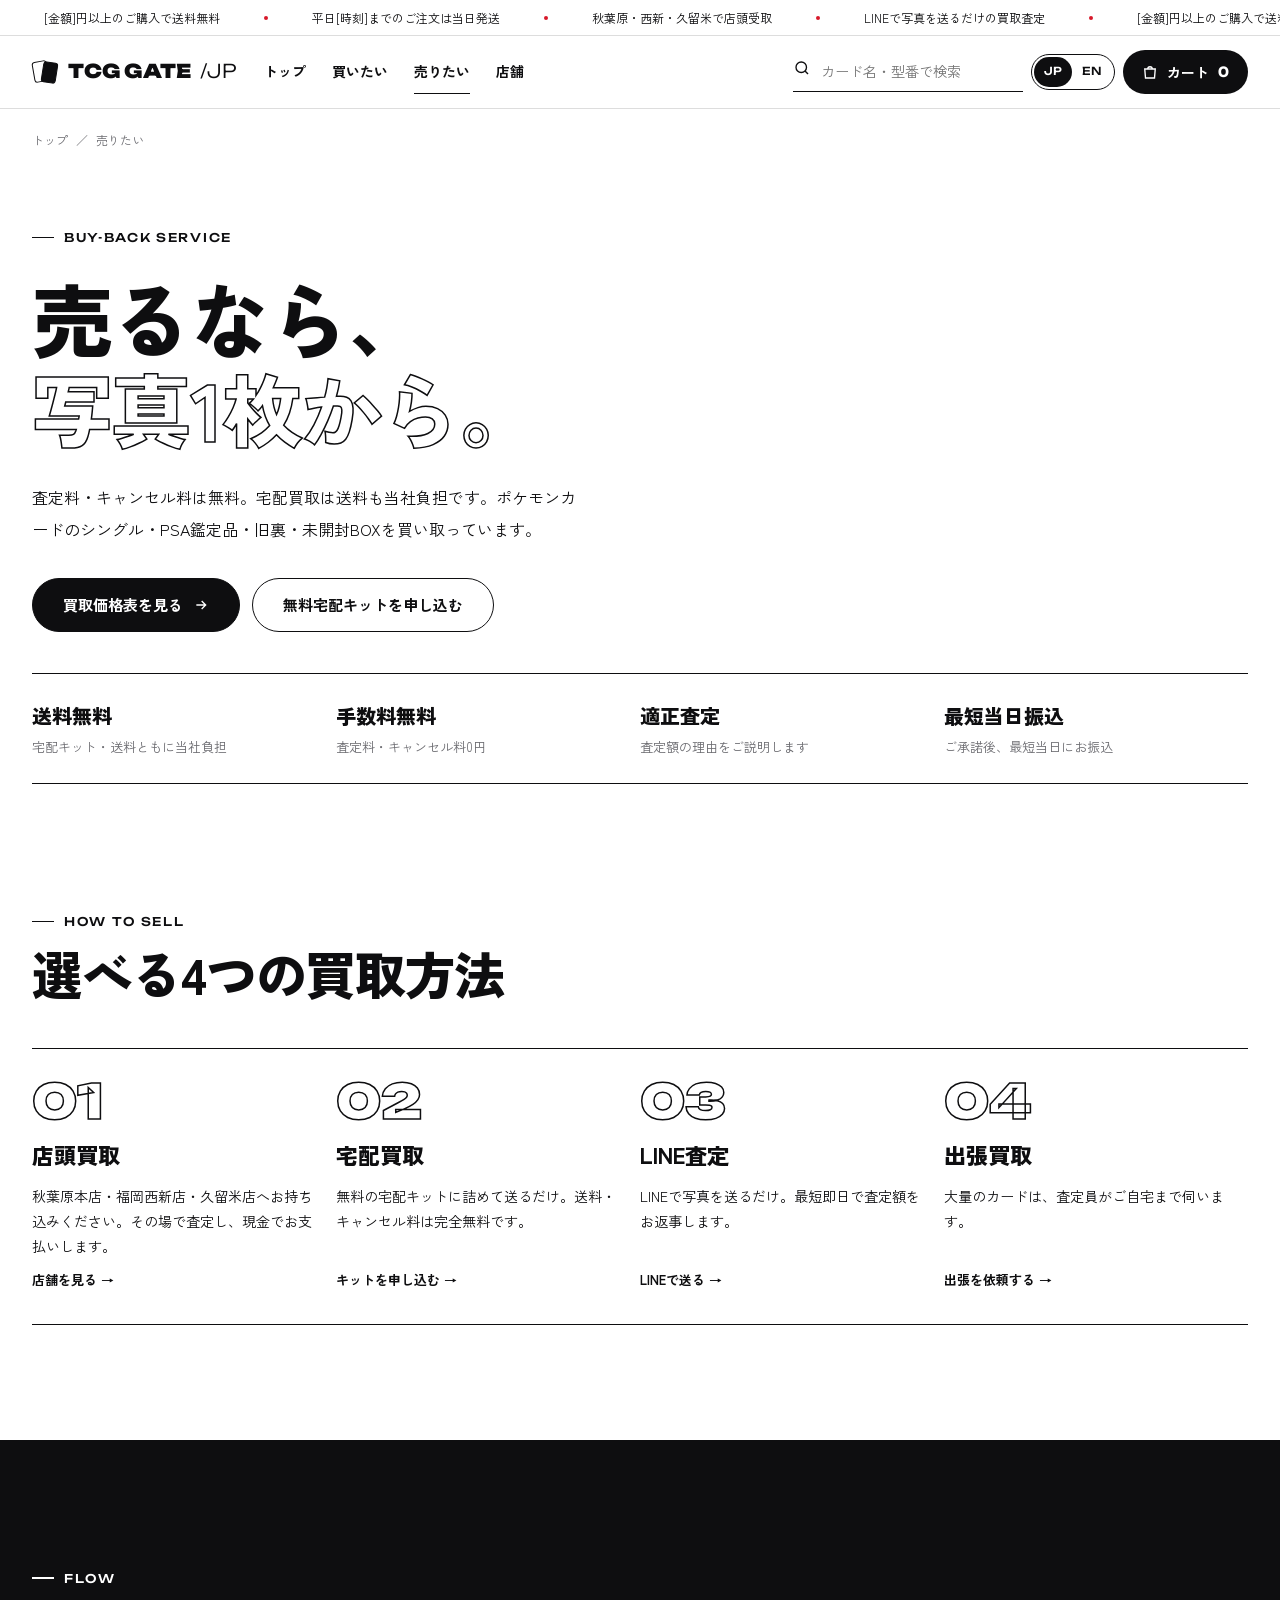
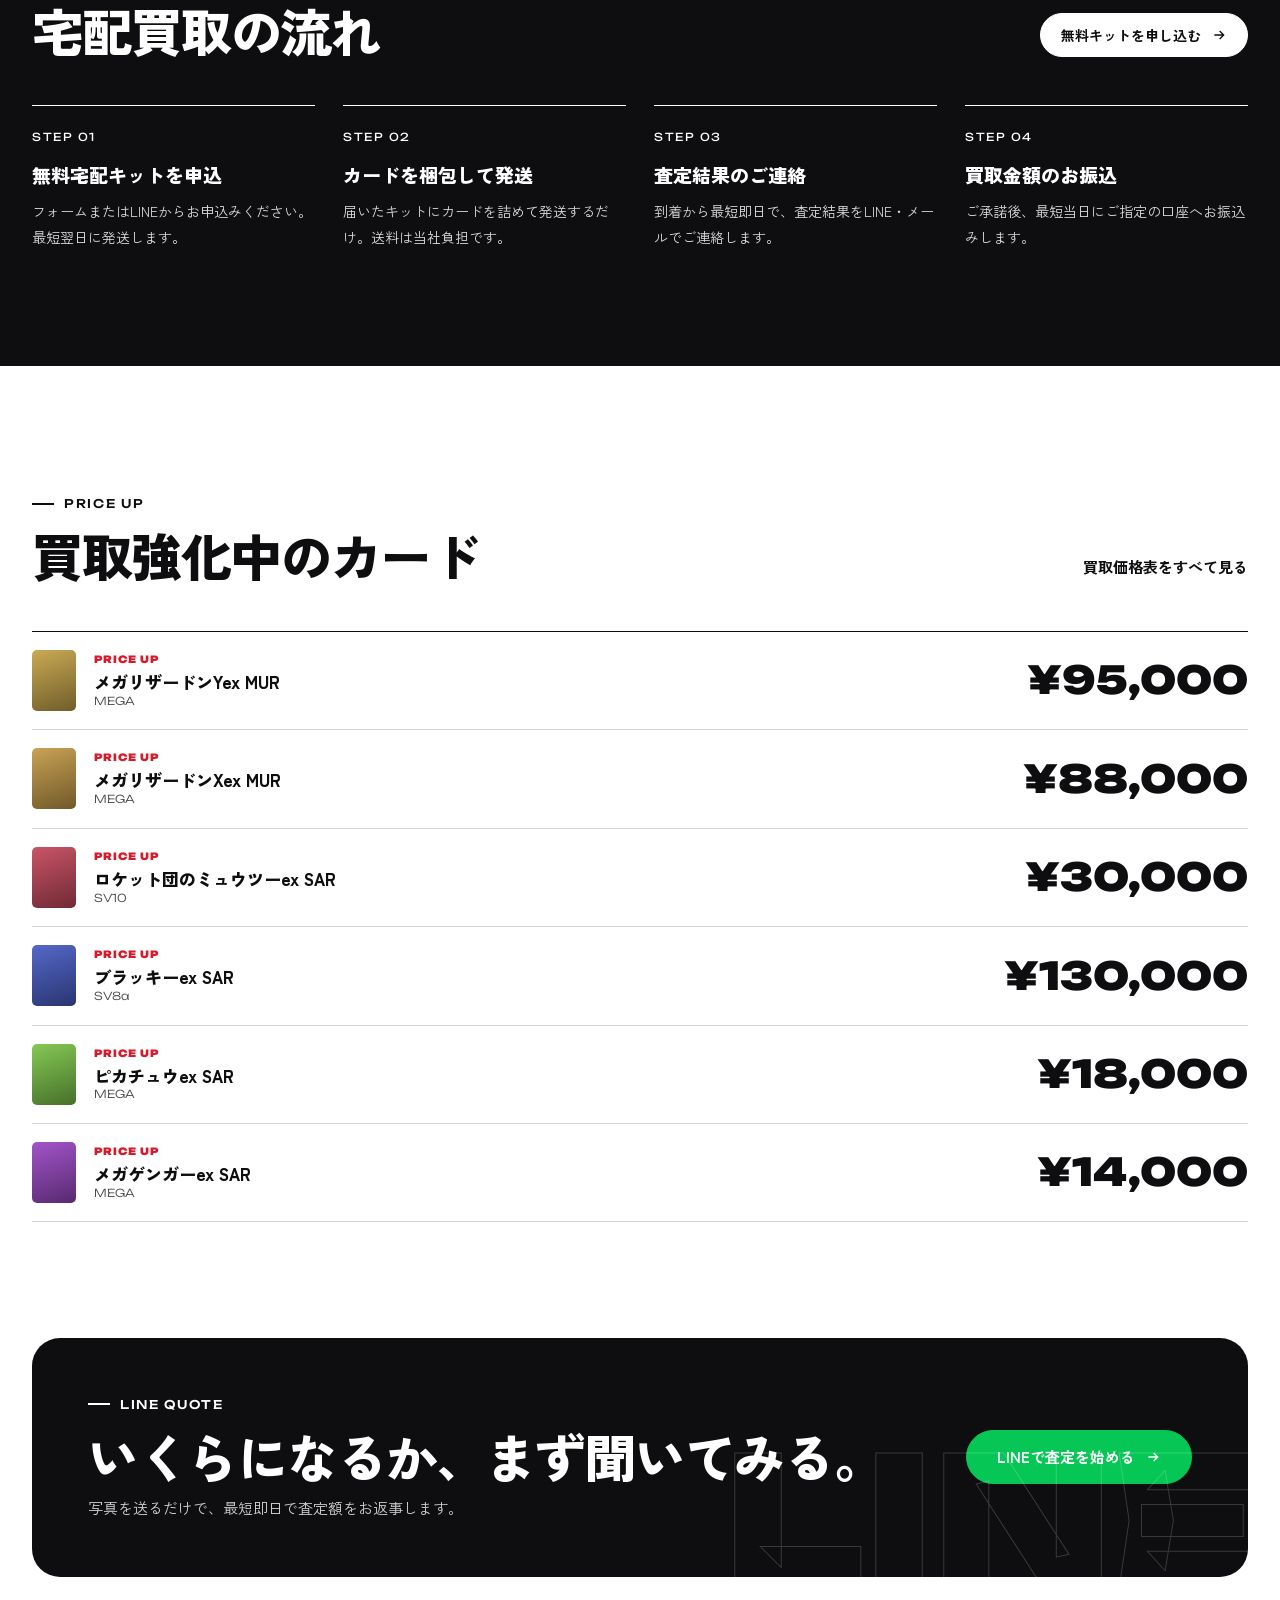
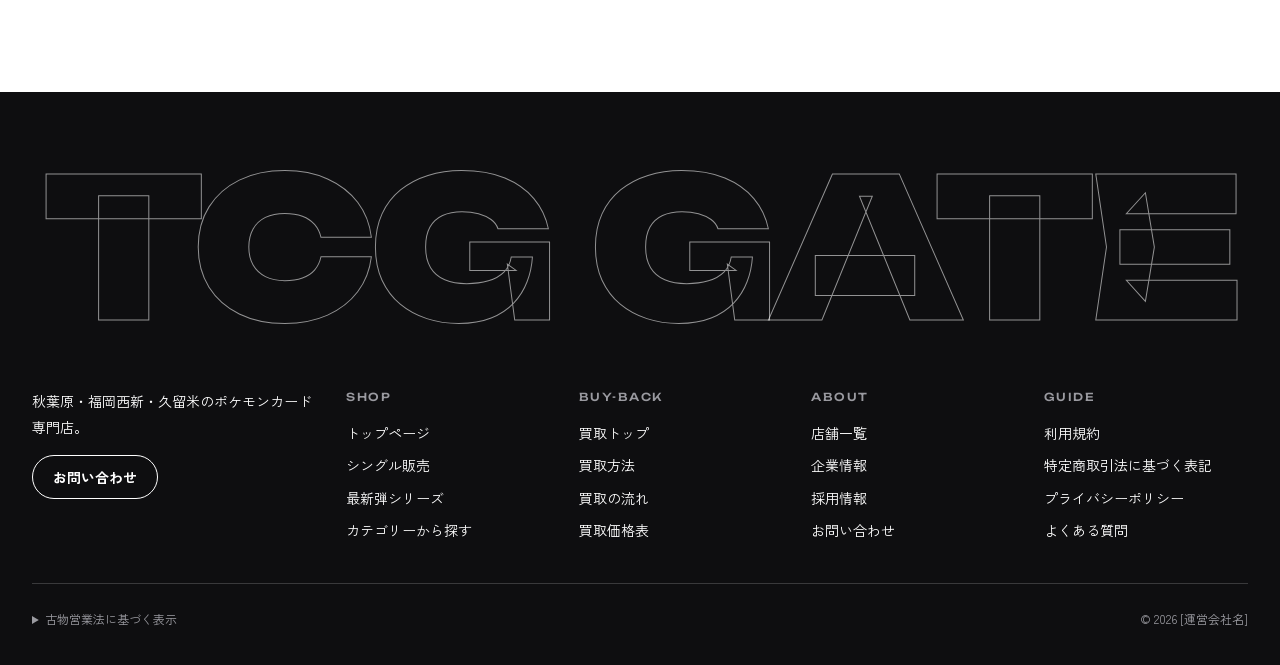
<file: sell.html>
<!doctype html>
<html lang="ja">
<head>
<meta charset="utf-8">
<meta name="viewport" content="width=device-width, initial-scale=1, viewport-fit=cover">
<title>買取｜TCG GATE JAPAN</title>
<meta name="description" content="ポケモンカードの買取。店頭・宅配・LINE査定・出張買取に対応。査定料・キャンセル料無料、宅配買取は送料無料。">
<meta property="og:title" content="買取｜TCG GATE JAPAN">
<meta property="og:description" content="ポケモンカードの買取。店頭・宅配・LINE査定・出張買取に対応。査定料・キャンセル料無料、宅配買取は送料無料。">
<meta property="og:type" content="website">
<meta name="theme-color" content="#0E0E10">
<link rel="icon" href="data:image/svg+xml,%3Csvg xmlns='http://www.w3.org/2000/svg' viewBox='0 0 32 32'%3E%3Crect x='4' y='5' width='15' height='21' rx='3' fill='%23fff' stroke='%230E0E10' stroke-width='2' transform='rotate(-10 11 15)'/%3E%3Crect x='13' y='6' width='15' height='21' rx='3' fill='%230E0E10' transform='rotate(9 20 16)'/%3E%3C/svg%3E">
<link rel="preconnect" href="https://fonts.googleapis.com">
<link rel="preconnect" href="https://fonts.gstatic.com" crossorigin>
<link href="https://fonts.googleapis.com/css2?family=Unbounded:wght@300;500;900&family=Zen+Kaku+Gothic+New:wght@400;500;700;900&display=swap" rel="stylesheet">
<link rel="stylesheet" href="assets/style.css">
</head>
<body data-page="sell" data-theme="pop">

<main id="main">
<div class="wrap">
<nav class="crumb" aria-label="パンくず"><a href="index.html" data-en="Home">トップ</a><span>／</span><span data-en="Sell">売りたい</span></nav>
<section class="hero" style="padding-bottom:40px">
<p class="eyebrow" style="margin:0 0 26px">Buy-back service</p>
<h1 class="display d-xl">
<span class="rise"><span data-en="Selling starts">売るなら、</span></span>
<span class="rise d2"><span class="outline" data-en="with one photo.">写真1枚から。</span></span>
</h1>
<p class="lead rise d3" style="margin:28px 0 32px"><span data-en="Appraisal and cancellation are free. We cover shipping for mail-in orders.">査定料・キャンセル料は無料。宅配買取は送料も当社負担です。ポケモンカードのシングル・PSA鑑定品・旧裏・未開封BOXを買い取っています。</span></p>
<div class="rise d4" style="display:flex;flex-wrap:wrap;gap:12px"><span style="display:flex;flex-wrap:wrap;gap:12px">
<a class="btn" href="price.html"><span data-en="See the buylist">買取価格表を見る</span><svg class="arr" width="16" height="16" viewBox="0 0 24 24" fill="none" stroke="currentColor" stroke-width="2" aria-hidden="true"><path d="M5 12h14M13 6l6 6-6 6"/></svg></a>
<a class="btn ghost" href="contact.html?type=kit" data-en="Request a free kit">無料宅配キットを申し込む</a>
</span></div>
</section>
<div class="promise" data-reveal>
<div><b data-en="Free shipping">送料無料</b><span data-en="Mail-in kit and postage">宅配キット・送料ともに当社負担</span></div>
<div><b data-en="No fees">手数料無料</b><span data-en="Appraisal and cancellation">査定料・キャンセル料0円</span></div>
<div><b data-en="Fair offers">適正査定</b><span data-en="Clear reasons for every price">査定額の理由をご説明します</span></div>
<div><b data-en="Fast payment">最短当日振込</b><span data-en="After you accept the offer">ご承諾後、最短当日にお振込</span></div>
</div>
</div>

<section class="sec" id="methods">
<div class="wrap">
<div class="sec-hd" data-reveal><div><p class="eyebrow">How to sell</p><h2 class="display d-m" data-en="Four ways to sell">選べる4つの買取方法</h2></div></div>
<div class="methods" data-reveal>
<a href="shops.html"><span class="no">01</span><h3 data-en="In store">店頭買取</h3><p data-en="Bring your cards to Akihabara, Nishijin or Kurume. We appraise on the spot and pay in cash.">秋葉原本店・福岡西新店・久留米店へお持ち込みください。その場で査定し、現金でお支払いします。</p><span class="go link" data-en="Find a shop">店舗を見る →</span></a>
<a href="contact.html?type=kit"><span class="no">02</span><h3 data-en="Mail-in">宅配買取</h3><p data-en="Pack your cards in our free kit and send. Shipping and cancellation are free.">無料の宅配キットに詰めて送るだけ。送料・キャンセル料は完全無料です。</p><span class="go link" data-en="Request a kit">キットを申し込む →</span></a>
<a href="contact.html?type=line"><span class="no">03</span><h3 data-en="LINE quote">LINE査定</h3><p data-en="Send photos on LINE and get a quote as soon as the same day.">LINEで写真を送るだけ。最短即日で査定額をお返事します。</p><span class="go link" data-en="Start on LINE">LINEで送る →</span></a>
<a href="contact.html?type=visit"><span class="no">04</span><h3 data-en="Home visit">出張買取</h3><p data-en="For large collections, our appraiser visits your home.">大量のカードは、査定員がご自宅まで伺います。</p><span class="go link" data-en="Book a visit">出張を依頼する →</span></a>
</div>
</div>
</section>

<section class="sec dark" id="flow">
<div class="wrap">
<div class="sec-hd" data-reveal><div><p class="eyebrow">Flow</p><h2 class="display d-m" data-en="How mail-in works">宅配買取の流れ</h2></div><a class="btn light sm" href="contact.html?type=kit"><span data-en="Request a free kit">無料キットを申し込む</span><svg class="arr" width="16" height="16" viewBox="0 0 24 24" fill="none" stroke="currentColor" stroke-width="2" aria-hidden="true"><path d="M5 12h14M13 6l6 6-6 6"/></svg></a></div>
<ol class="steps" data-reveal>
<li><span class="no">STEP 01</span><h3 data-en="Request a free kit">無料宅配キットを申込</h3><p data-en="Apply via the form or LINE. Ships as soon as the next day.">フォームまたはLINEからお申込みください。最短翌日に発送します。</p></li>
<li><span class="no">STEP 02</span><h3 data-en="Pack and ship">カードを梱包して発送</h3><p data-en="Put your cards in the kit and send. We pay the postage.">届いたキットにカードを詰めて発送するだけ。送料は当社負担です。</p></li>
<li><span class="no">STEP 03</span><h3 data-en="Get your quote">査定結果のご連絡</h3><p data-en="Quote by LINE or email, as soon as the day it arrives.">到着から最短即日で、査定結果をLINE・メールでご連絡します。</p></li>
<li><span class="no">STEP 04</span><h3 data-en="Get paid">買取金額のお振込</h3><p data-en="After you accept, we pay as soon as the same day.">ご承諾後、最短当日にご指定の口座へお振込みします。</p></li>
</ol>
</div>
</section>

<section class="sec">
<div class="wrap">
<div class="sec-hd" data-reveal><div><p class="eyebrow">Price up</p><h2 class="display d-m" data-en="Cards we want now">買取強化中のカード</h2></div><a class="link" style="font-weight:700" href="price.html" data-en="Full buylist">買取価格表をすべて見る</a></div>
<ul class="plist" id="bb" data-reveal></ul>
</div>
</section>

<section class="sec" style="padding-top:0">
<div class="wrap" data-reveal>
<div class="line-band">
<div><p class="eyebrow" style="margin:0 0 14px">LINE quote</p><h2 class="display d-m" data-en="Not sure what it’s worth?">いくらになるか、まず聞いてみる。</h2><p style="margin:12px 0 0;opacity:.8" data-en="Send a photo — same-day reply at the earliest.">写真を送るだけで、最短即日で査定額をお返事します。</p></div>
<a class="btn line" href="contact.html?type=line"><span data-en="Start on LINE">LINEで査定を始める</span><svg class="arr" width="16" height="16" viewBox="0 0 24 24" fill="none" stroke="currentColor" stroke-width="2" aria-hidden="true"><path d="M5 12h14M13 6l6 6-6 6"/></svg></a>
</div>
</div>
</section>
</main>

<script src="assets/data.js"></script>
<script src="assets/app.js"></script>
<script>

(function(){
  function render(){var U=window.TCGUI,D=window.TCG;
    U.$("#bb").innerHTML=U.buyRows().slice(0,6).map(function(b){return '<li><span class="art" style="--h:'+b.hue+'"></span><span class="nm"><span class="up">PRICE UP</span>'+U.esc(b.name)+'<small>'+b.num+'</small></span><span class="pr">'+U.yen(b.price)+'</span></li>';}).join("");}
  document.addEventListener("tcg:ready",render);
})();

</script>
</body>
</html>
</file>
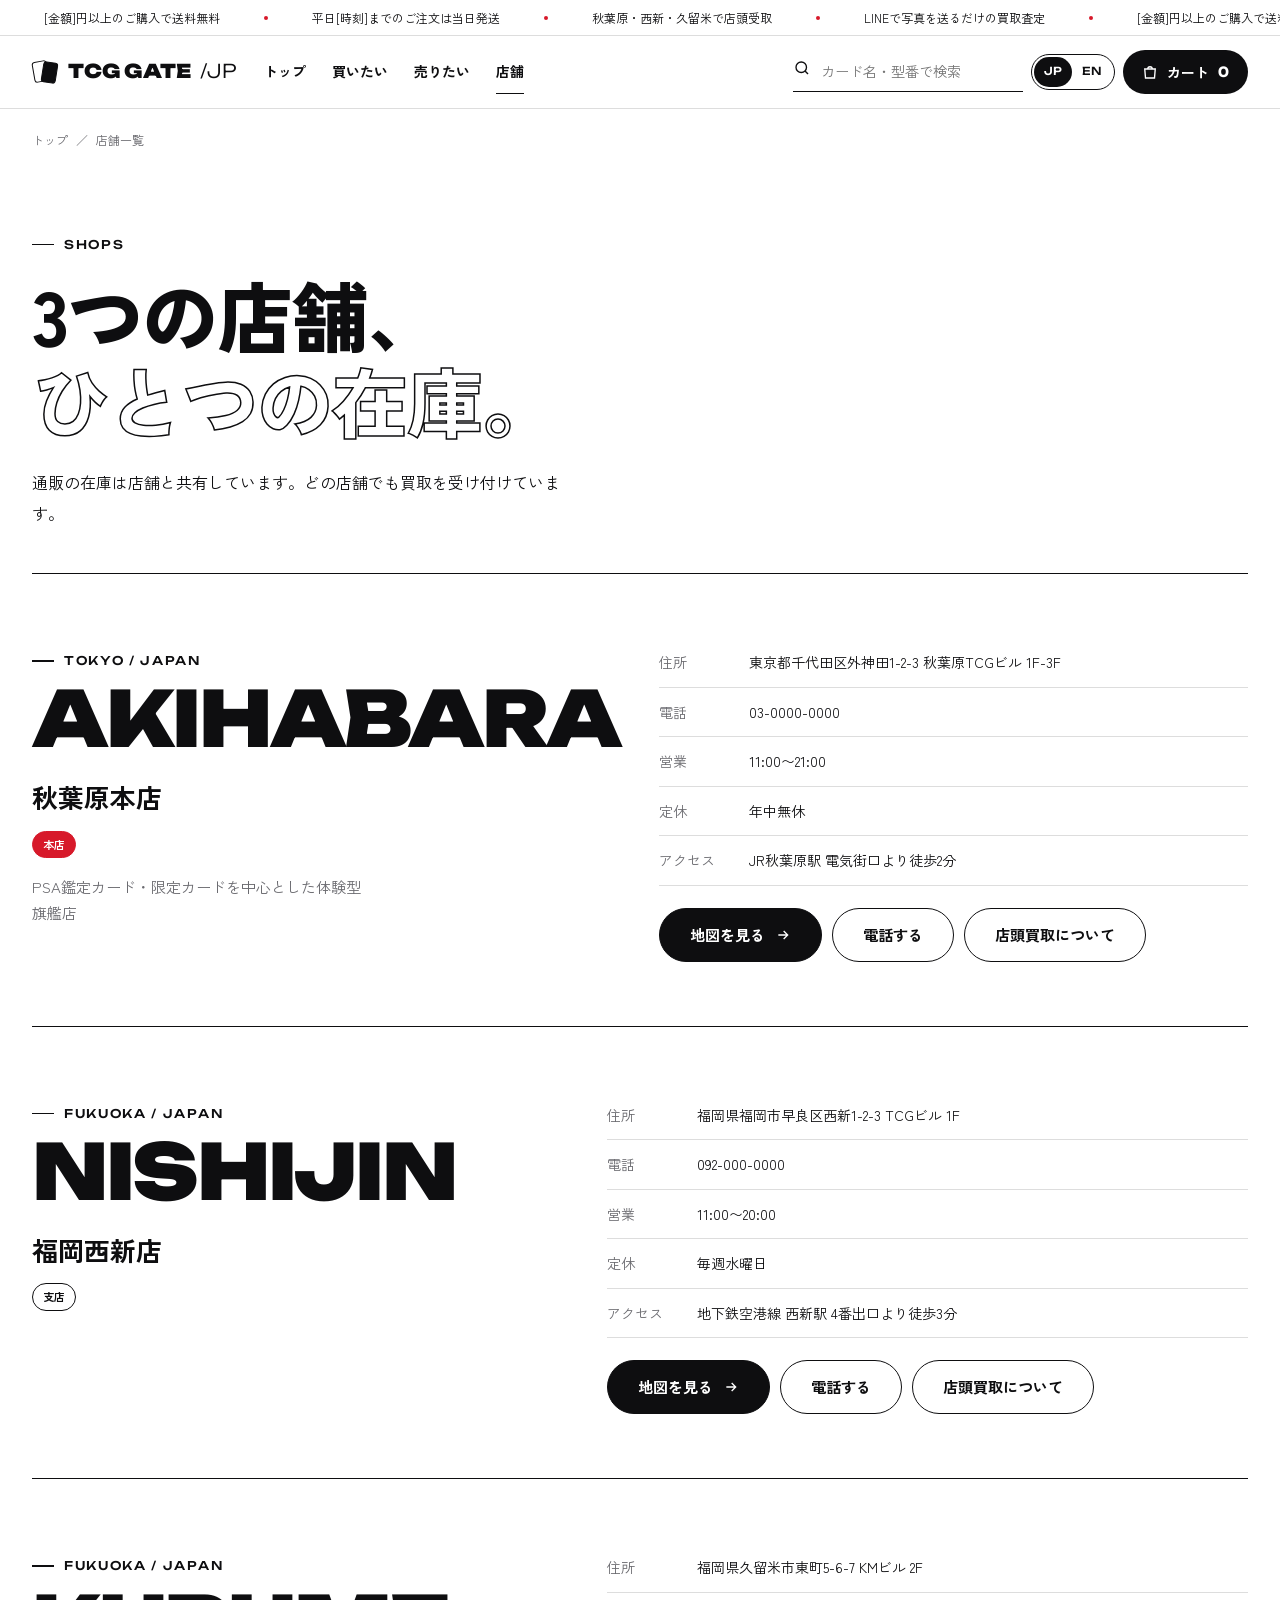
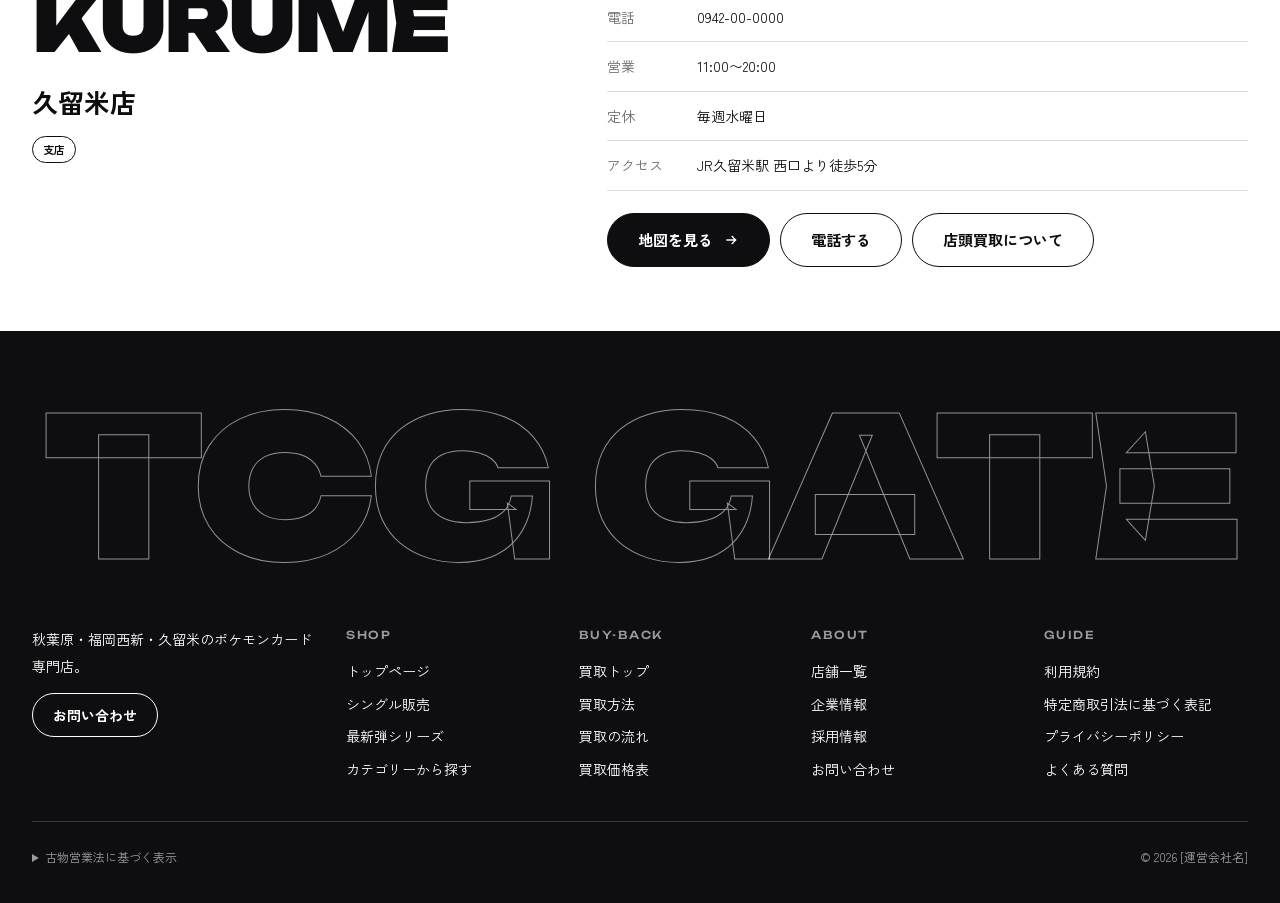
<file: shops.html>
<!doctype html>
<html lang="ja">
<head>
<meta charset="utf-8">
<meta name="viewport" content="width=device-width, initial-scale=1, viewport-fit=cover">
<title>店舗一覧｜TCG GATE JAPAN</title>
<meta name="description" content="秋葉原本店・福岡西新店・久留米店の住所・営業時間・アクセス。">
<meta property="og:title" content="店舗一覧｜TCG GATE JAPAN">
<meta property="og:description" content="秋葉原本店・福岡西新店・久留米店の住所・営業時間・アクセス。">
<meta property="og:type" content="website">
<meta name="theme-color" content="#0E0E10">
<link rel="icon" href="data:image/svg+xml,%3Csvg xmlns='http://www.w3.org/2000/svg' viewBox='0 0 32 32'%3E%3Crect x='4' y='5' width='15' height='21' rx='3' fill='%23fff' stroke='%230E0E10' stroke-width='2' transform='rotate(-10 11 15)'/%3E%3Crect x='13' y='6' width='15' height='21' rx='3' fill='%230E0E10' transform='rotate(9 20 16)'/%3E%3C/svg%3E">
<link rel="preconnect" href="https://fonts.googleapis.com">
<link rel="preconnect" href="https://fonts.gstatic.com" crossorigin>
<link href="https://fonts.googleapis.com/css2?family=Unbounded:wght@300;500;900&family=Zen+Kaku+Gothic+New:wght@400;500;700;900&display=swap" rel="stylesheet">
<link rel="stylesheet" href="assets/style.css">
</head>
<body data-page="shops" data-theme="pop">

<main id="main"><div class="wrap"><nav class="crumb" aria-label="パンくず"><a href="index.html" data-en="Home">トップ</a><span>／</span><span data-en="Shops">店舗一覧</span></nav>
<header class="page-hd" style="border-bottom:0"><p class="eyebrow">Shops</p><h1 class="display d-l"><span class="rise"><span data-en="Three shops,">3つの店舗、</span></span><span class="rise d2"><span class="outline" data-en="one stock.">ひとつの在庫。</span></span></h1>
<p class="lead" style="margin:22px 0 0" data-en="Online stock is shared with our shops. Buy-back is available at every location.">通販の在庫は店舗と共有しています。どの店舗でも買取を受け付けています。</p></header>
<div id="shops"></div></div></main>
<script src="assets/data.js"></script>
<script src="assets/app.js"></script>
<script>

document.addEventListener("tcg:ready",function(){var U=window.TCGUI,D=window.TCG;
U.$("#shops").innerHTML=D.shops.map(function(s){var q=encodeURIComponent(s.addr);var tel=s.tel.replace(/-/g,"");
return '<article class="shop" id="'+s.id+'" data-reveal><div><p class="eyebrow">'+s.area+' / JAPAN</p><div class="big">'+s.k+'</div><h2 style="font-size:26px;margin:18px 0 10px">'+s.name+'</h2><p style="margin:0">'+(s.main?'<span class="badge red">本店</span>':'<span class="badge">支店</span>')+'</p>'+(s.note?'<p class="muted" style="margin:16px 0 0;max-width:22em">'+s.note+'</p>':'')+'</div>'+
'<div><dl><dt>住所</dt><dd>'+s.addr+'</dd><dt>電話</dt><dd><a class="link" href="tel:'+tel+'">'+s.tel+'</a></dd><dt>営業</dt><dd>'+s.hours+'</dd><dt>定休</dt><dd>'+s.off+'</dd><dt>アクセス</dt><dd>'+s.access+'</dd></dl>'+
'<div style="display:flex;flex-wrap:wrap;gap:10px;margin-top:22px"><a class="btn" target="_blank" rel="noopener" href="https://www.google.com/maps/search/?api=1&query='+q+'">地図を見る'+U.icons.arr+'</a><a class="btn ghost" href="tel:'+tel+'">電話する</a><a class="btn ghost" href="sell.html#methods">店頭買取について</a></div></div></article>';}).join("");
U.reveal();});

</script>
</body>
</html>
</file>
<file: assets/style.css>
/* TCG GATE JAPAN — design tokens
   Palette: Ink / Paper / Crimson (+ Mist for surfaces) */
:root{
  --ink:#0E0E10;
  --paper:#FFFFFF;
  --mist:#F2F1EE;
  --accent:#D7192A;
  --muted:#6B6B70;
  --line:rgba(14,14,16,.14);
  --ff-jp:"Zen Kaku Gothic New","Hiragino Sans","Yu Gothic",sans-serif;
  --ff-en:"Unbounded","Zen Kaku Gothic New",sans-serif;
  --wrap:1320px;
  --gut:clamp(18px,3vw,32px);
  --ease:cubic-bezier(.2,.8,.2,1);
  --header-h:72px;
}
*,*::before,*::after{box-sizing:border-box}
html{scroll-behavior:smooth;-webkit-text-size-adjust:100%}
body{margin:0;background:var(--paper);color:var(--ink);font-family:var(--ff-jp);font-size:15px;line-height:1.75;-webkit-font-smoothing:antialiased;overflow-x:hidden}
img{max-width:100%;display:block}
a{color:inherit;text-decoration:none}
button,input,select,textarea{font:inherit;color:inherit}
button{cursor:pointer}
:focus-visible{outline:2px solid var(--accent);outline-offset:3px}
.sr{position:absolute!important;width:1px;height:1px;overflow:hidden;clip:rect(0 0 0 0);white-space:nowrap}
.wrap{max-width:var(--wrap);margin:0 auto;padding:0 var(--gut)}
.en{font-family:var(--ff-en)}
.num{font-family:var(--ff-en);font-variant-numeric:tabular-nums;letter-spacing:-.01em}
.muted{color:var(--muted)}
.accent{color:var(--accent)}

/* ---------- type ---------- */
.eyebrow{font-family:var(--ff-en);font-size:12px;font-weight:500;letter-spacing:.14em;text-transform:uppercase;display:flex;align-items:center;gap:10px}
.eyebrow::before{content:"";width:22px;height:1.5px;background:currentColor}
.display{font-weight:900;letter-spacing:-.025em;line-height:1.06;margin:0}
.d-xl{font-size:clamp(48px,8.4vw,124px)}
.d-l{font-size:clamp(40px,6vw,84px)}
.d-m{font-size:clamp(30px,4vw,54px)}
.d-s{font-size:clamp(24px,2.6vw,34px)}
.outline{color:transparent;-webkit-text-stroke:1.5px var(--ink)}
.outline-w{color:transparent;-webkit-text-stroke:1.5px #fff}
.sheen{background:linear-gradient(100deg,var(--ink) 0 40%,#A6A6AA 47%,var(--ink) 54% 100%);background-size:300% 100%;-webkit-background-clip:text;background-clip:text;color:transparent;animation:sheen 5.5s ease-in-out infinite}
@keyframes sheen{0%,58%{background-position:100% 0}100%{background-position:0 0}}
.lead{font-size:clamp(15px,1.25vw,17px);line-height:1.95;max-width:34em}

/* line rise */
.rise{display:block;overflow:hidden;padding-bottom:.06em}
.rise>span{display:block;animation:rise 1s var(--ease) both}
.rise.d2>span{animation-delay:.12s}.rise.d3>span{animation-delay:.24s}.rise.d4>span{animation-delay:.36s}
@keyframes rise{from{transform:translateY(108%)}to{transform:none}}

/* reveal on scroll */
.js [data-reveal]{opacity:0;transform:translateY(28px);transition:opacity .9s var(--ease),transform .9s var(--ease)}
.js [data-reveal].in{opacity:1;transform:none}

/* ---------- buttons ---------- */
.btn{display:inline-flex;align-items:center;justify-content:center;gap:10px;height:54px;padding:0 30px;border-radius:999px;border:1.5px solid var(--ink);background:var(--ink);color:#fff;font-weight:700;font-size:15px;transition:transform .2s var(--ease),background .25s,color .25s;white-space:nowrap}
.btn:hover{background:var(--accent);border-color:var(--accent)}
.btn:active{transform:scale(.97)}
.btn.ghost{background:transparent;color:var(--ink)}
.btn.ghost:hover{background:var(--ink);color:#fff;border-color:var(--ink)}
.btn.light{background:#fff;color:var(--ink);border-color:#fff}
.btn.light:hover{background:var(--accent);color:#fff;border-color:var(--accent)}
.btn.ghost-w{background:transparent;color:#fff;border-color:#fff}
.btn.ghost-w:hover{background:#fff;color:var(--ink)}
.btn.sm{height:44px;padding:0 20px;font-size:14px}
.btn.block{width:100%}
.btn[disabled]{background:#C9C9CC;border-color:#C9C9CC;color:#fff;cursor:not-allowed}
.btn .arr{transition:transform .3s var(--ease)}
.btn:hover .arr{transform:translateX(4px)}
.link{background-image:linear-gradient(currentColor,currentColor);background-size:0 1.5px;background-repeat:no-repeat;background-position:0 100%;transition:background-size .35s var(--ease);padding-bottom:2px}
.link:hover,.link.on{background-size:100% 1.5px}
.chip{height:42px;padding:0 18px;border-radius:999px;border:1.5px solid var(--ink);background:#fff;font-size:14px;font-weight:700;display:inline-flex;align-items:center;gap:8px;transition:background .2s,color .2s}
.chip:hover{background:var(--mist)}
.chip.on{background:var(--ink);color:#fff}
.chip .n{font-family:var(--ff-en);font-size:11px;font-weight:500;opacity:.7}

/* ---------- announcement + header ---------- */
.announce{border-bottom:1px solid var(--line);height:36px;overflow:hidden;display:flex;align-items:center;font-size:12px;background:#fff}
.marq{display:flex;gap:44px;width:max-content;animation:marq 34s linear infinite;padding-left:44px}
.marq.slow{animation-duration:52s}
.marq-host:hover .marq{animation-play-state:paused}
@keyframes marq{from{transform:translateX(0)}to{transform:translateX(-50%)}}
.marq .dot{width:4px;height:4px;border-radius:50%;background:var(--accent);align-self:center}

.site-header{position:sticky;top:0;z-index:40;background:rgba(255,255,255,.92);backdrop-filter:saturate(1.4) blur(10px);-webkit-backdrop-filter:saturate(1.4) blur(10px);border-bottom:1px solid var(--line)}
.hd{height:var(--header-h);display:flex;align-items:center;gap:28px}
.logo{font-family:var(--ff-en);font-weight:900;font-size:19px;letter-spacing:-.01em;display:flex;align-items:center;gap:10px;white-space:nowrap}
.logo .mark{width:26px;height:26px;position:relative;flex:none}
.logo .mark i{position:absolute;width:15px;height:21px;border-radius:3px;border:1.5px solid var(--ink)}
.logo .mark i:first-child{left:1px;top:2px;transform:rotate(-10deg);background:#fff}
.logo .mark i:last-child{right:1px;top:3px;transform:rotate(9deg);background:var(--ink)}
.logo .slash{font-weight:300}
.gnav{display:flex;gap:26px;flex:1}
.gnav a{font-size:14px;font-weight:700;height:44px;display:inline-flex;align-items:center}
.hd-tools{display:flex;align-items:center;gap:8px}
.search{display:flex;align-items:center;gap:8px;border-bottom:1.5px solid var(--ink);height:40px;width:230px}
.search input{border:0;outline:0;background:transparent;flex:1;font-size:14px;min-width:0}
.icon-btn{width:44px;height:44px;border-radius:50%;border:0;background:transparent;display:inline-flex;align-items:center;justify-content:center;position:relative}
.icon-btn:hover{background:var(--mist)}
.lang{display:flex;border:1.5px solid var(--ink);border-radius:999px;height:36px;padding:2px}
.lang button{border:0;background:transparent;border-radius:999px;font-family:var(--ff-en);font-size:11px;font-weight:500;padding:0 10px;min-width:38px}
.lang button.on{background:var(--ink);color:#fff}
.cart-btn{height:44px;padding:0 18px;border-radius:999px;border:0;background:var(--ink);color:#fff;font-weight:700;font-size:14px;display:inline-flex;align-items:center;gap:8px}
.cart-btn .num{display:inline-block;min-width:1ch}
.cart-btn.bump .num{animation:bump .45s var(--ease)}
@keyframes bump{40%{transform:scale(1.5)}}
.menu-btn{display:none}
.mnav{display:none}

/* ---------- product card ---------- */
.grid{display:grid;grid-template-columns:repeat(auto-fill,minmax(210px,1fr));gap:48px 26px}
.pcard{display:flex;flex-direction:column;gap:6px;position:relative}
.pcard.sold{opacity:.45}
.pcard .meta{display:flex;justify-content:space-between;font-family:var(--ff-en);font-size:11px;margin-top:12px}
.pcard .name{font-size:16px;font-weight:900;line-height:1.45}
.pcard .sub{font-size:12px;color:var(--muted)}
.pcard .row{display:flex;justify-content:space-between;align-items:center;gap:8px;margin-top:2px}
.pcard .price{font-family:var(--ff-en);font-size:20px;font-weight:500}
.pcard .old{font-family:var(--ff-en);font-size:12px;color:var(--muted);text-decoration:line-through;margin-left:6px}
.pcard .tag{position:absolute;top:10px;left:10px;z-index:3;font-family:var(--ff-en);font-size:10px;font-weight:500;letter-spacing:.08em;background:#fff;color:var(--ink);padding:5px 9px;border-radius:999px}
.pcard .tag.red{background:var(--accent);color:#fff}
.add{width:44px;height:44px;border-radius:50%;border:1.5px solid var(--ink);background:var(--ink);color:#fff;display:inline-flex;align-items:center;justify-content:center;flex:none;transition:background .2s,transform .2s}
.add:hover{background:var(--accent);border-color:var(--accent)}
.add:active{transform:scale(.9)}
.add[disabled]{background:#fff;color:#AAA;border-color:#CCC}

/* card art placeholder (replace with product photos) */
.art{position:relative;aspect-ratio:63/88;border-radius:12px;overflow:hidden;display:block;width:100%;
  background:linear-gradient(160deg,hsl(var(--h) 52% 56%),hsl(var(--h) 46% 30%));transition:transform .5s var(--ease),box-shadow .5s var(--ease)}
.art::before{content:"";position:absolute;inset:7%;border-radius:6px;border:1px solid rgba(255,255,255,.35);
  background:radial-gradient(ellipse 70% 44% at 50% 40%,rgba(255,255,255,.28),transparent 70%)}
.art .a-r{position:absolute;top:10%;right:10%;font-family:var(--ff-en);font-size:10px;font-weight:500;color:rgba(255,255,255,.9);letter-spacing:.08em}
.art .a-n{position:absolute;left:10%;right:10%;bottom:10%;color:#fff;font-size:12px;font-weight:700;line-height:1.35}
.art .a-n small{display:block;font-family:var(--ff-en);font-size:9px;font-weight:300;opacity:.85;margin-top:2px}
a.pcard:hover .art,.art-host:hover .art{transform:translateY(-6px);box-shadow:0 24px 40px rgba(14,14,16,.2)}
/* PSA slab */
.slab{position:relative;display:block;border-radius:14px;padding:8px 8px 10px;background:linear-gradient(180deg,#F7F7F8,#E6E6E9);box-shadow:inset 0 0 0 1px rgba(14,14,16,.12);transition:transform .5s var(--ease),box-shadow .5s var(--ease)}
.slab .lbl{display:flex;justify-content:space-between;align-items:center;gap:8px;background:#fff;border:1px solid rgba(14,14,16,.15);border-radius:6px;padding:6px 8px;margin-bottom:8px;font-family:var(--ff-en);font-size:8px;line-height:1.35;letter-spacing:.02em}
.slab .lbl b{font-size:16px;font-weight:900;line-height:1}
.slab .lbl .g{text-align:right}
.slab .lbl .g span{display:block;font-size:7px}
.slab .art{border-radius:8px;transition:none}
a.pcard:hover .slab{transform:translateY(-6px);box-shadow:inset 0 0 0 1px rgba(14,14,16,.12),0 24px 40px rgba(14,14,16,.18)}
a.pcard:hover .slab .art{transform:none;box-shadow:none}
/* foil */
.foil{position:relative;overflow:hidden}
.foil::before{content:"";position:absolute;inset:0;z-index:2;background:conic-gradient(from 210deg,#ff9ac0,#ffe68a,#9ae6ff,#c3a8ff,#ff9ac0);mix-blend-mode:color-dodge;opacity:0;transition:opacity .4s;pointer-events:none}
.foil::after{content:"";position:absolute;inset:-30%;z-index:2;background:linear-gradient(115deg,transparent 42%,rgba(255,255,255,.75) 50%,transparent 58%);transform:translateX(-55%);transition:transform .9s var(--ease);pointer-events:none}
a.pcard:hover .foil::before,.foil-host:hover .foil::before{opacity:.5}
a.pcard:hover .foil::after,.foil-host:hover .foil::after{transform:translateX(55%)}

/* ---------- sections ---------- */
.sec{padding:clamp(64px,9vw,120px) 0}
.sec.tight{padding:clamp(44px,6vw,72px) 0}
.sec-hd{display:flex;justify-content:space-between;align-items:flex-end;flex-wrap:wrap;gap:16px;margin-bottom:clamp(28px,4vw,48px)}
.sec-hd .eyebrow{margin-bottom:14px}
.dark{background:var(--ink);color:#fff}
.dark .muted{color:#9A9AA0}
.mist{background:var(--mist)}
.rule{border:0;border-top:1px solid var(--line);margin:0}
.crumb{font-size:12px;color:var(--muted);display:flex;flex-wrap:wrap;gap:8px;padding:20px 0 0}
.crumb a:hover{color:var(--ink)}
.page-hd{padding:clamp(36px,6vw,72px) 0 clamp(28px,4vw,44px);border-bottom:1px solid var(--line)}
.page-hd .eyebrow{margin-bottom:18px}

/* hero */
.hero{padding:clamp(40px,6vw,80px) 0 clamp(40px,5vw,64px)}
.hero-grid{display:grid;grid-template-columns:1.15fr 1fr;gap:40px;align-items:center}
.fan{position:relative;height:clamp(360px,38vw,500px);display:flex;align-items:center;justify-content:center}
.fan a{position:absolute;width:clamp(150px,15vw,220px);transition:transform .7s var(--ease)}
.fan a .art{box-shadow:0 30px 60px rgba(14,14,16,.28)}
.fan .f1{transform:rotate(-9deg) translate(-34px,12px)}
.fan .f2{position:relative;z-index:2;width:clamp(165px,16.5vw,240px)}
.fan .f3{transform:rotate(9deg) translate(34px,12px)}
.fan:hover .f1{transform:rotate(-18deg) translate(-74px,10px)}
.fan:hover .f3{transform:rotate(18deg) translate(74px,10px)}
.fan .hint{position:absolute;bottom:0;font-size:11px;color:var(--muted)}
.hero-cta{display:grid;grid-template-columns:1fr 1fr;gap:14px;margin-top:36px;max-width:560px}
.hero-cta a{border:1.5px solid var(--ink);border-radius:18px;padding:18px 20px;display:flex;flex-direction:column;gap:2px;transition:background .25s,color .25s}
.hero-cta a:hover{background:var(--ink);color:#fff}
.hero-cta a .en{font-size:11px;letter-spacing:.12em}
.hero-cta a b{font-size:22px;font-weight:900;display:flex;justify-content:space-between;align-items:center}
.hero-cta a.primary{background:var(--ink);color:#fff}
.hero-cta a.primary:hover{background:var(--accent);border-color:var(--accent)}

.stats{display:grid;grid-template-columns:repeat(4,1fr);border-top:1px solid var(--line);border-bottom:1px solid var(--line)}
.stats>div{padding:26px 0 24px;border-right:1px solid var(--line);padding-left:clamp(0px,2vw,28px)}
.stats>div:first-child{padding-left:0}
.stats>div:last-child{border-right:0}
.stats .v{font-family:var(--ff-en);font-weight:900;font-size:clamp(30px,3.6vw,52px);line-height:1}
.stats .k{font-size:12px;margin-top:8px;color:var(--muted)}

.sets{border-top:1px solid var(--ink);border-bottom:1px solid var(--ink);overflow:hidden;padding:22px 0}
.sets .marq{gap:64px;animation-duration:44s}
.sets a{display:flex;align-items:baseline;gap:14px;white-space:nowrap}
.sets a .code{font-family:var(--ff-en);font-weight:900;font-size:clamp(44px,5.4vw,76px);line-height:1;color:transparent;-webkit-text-stroke:1.5px var(--ink);transition:color .3s}
.sets a:hover .code{color:var(--ink)}
.sets a .nm{font-size:17px;font-weight:900}
.sets a .dt{font-family:var(--ff-en);font-size:11px;color:var(--muted)}

/* category tiles */
.cats{display:grid;grid-template-columns:repeat(6,1fr);border-top:1px solid var(--ink)}
.cats a{padding:26px 18px 24px 0;border-bottom:1px solid var(--ink);border-right:1px solid var(--line);display:flex;flex-direction:column;justify-content:space-between;gap:30px;min-height:170px;transition:background .3s,color .3s,padding .3s var(--ease)}
.cats a:last-child{border-right:0}
.cats a:hover{background:var(--ink);color:#fff;padding-left:18px}
.cats .k{font-family:var(--ff-en);font-weight:900;font-size:clamp(20px,2vw,28px);line-height:1.05}
.cats .j{font-size:13px;font-weight:700;display:flex;justify-content:space-between}

/* buy-back list */
.plist{list-style:none;margin:0;padding:0;border-top:1px solid currentColor}
.plist li{display:grid;grid-template-columns:44px 1fr auto;gap:18px;align-items:center;padding:18px 0;border-bottom:1px solid rgba(127,127,127,.35)}
.plist .art{width:44px;border-radius:5px}
.plist .art::before,.plist .art .a-n,.plist .art .a-r{display:none}
.plist .nm{font-size:17px;font-weight:900;line-height:1.4}
.plist .nm small{display:block;font-family:var(--ff-en);font-size:11px;font-weight:300;opacity:.75}
.plist .pr{font-family:var(--ff-en);font-weight:900;font-size:clamp(24px,3vw,40px);line-height:1;text-align:right}
.plist .up{font-family:var(--ff-en);font-size:10px;letter-spacing:.1em;color:var(--accent);display:block;margin-bottom:4px}

/* methods / steps */
.methods{display:grid;grid-template-columns:repeat(4,1fr);border-top:1px solid var(--ink)}
.methods a,.methods div{padding:28px 24px 30px 0;border-bottom:1px solid var(--ink);display:flex;flex-direction:column;gap:10px;transition:padding .35s var(--ease)}
.methods a:hover{padding-left:16px}
.methods .no{font-family:var(--ff-en);font-weight:900;font-size:48px;line-height:1;color:transparent;-webkit-text-stroke:1.5px var(--ink)}
.methods a:hover .no{color:var(--accent);-webkit-text-stroke-color:var(--accent)}
.methods h3{margin:0;font-size:22px;font-weight:900}
.methods p{margin:0;font-size:14px;line-height:1.8}
.methods .go{font-size:13px;font-weight:700;margin-top:auto}
.steps{list-style:none;margin:0;padding:0;display:grid;grid-template-columns:repeat(4,1fr);gap:28px}
.steps li{border-top:1.5px solid currentColor;padding-top:16px}
.steps .no{font-family:var(--ff-en);font-size:11px;letter-spacing:.14em}
.steps h3{margin:10px 0 8px;font-size:19px;font-weight:900}
.steps p{margin:0;font-size:14px;line-height:1.85;opacity:.85}
.promise{display:grid;grid-template-columns:repeat(4,1fr);gap:0;border-top:1px solid var(--ink)}
.promise div{padding:24px 18px 24px 0;border-bottom:1px solid var(--ink)}
.promise b{display:block;font-size:20px;font-weight:900}
.promise span{font-size:13px;color:var(--muted)}

/* LINE band */
.line-band{border-radius:28px;background:var(--ink);color:#fff;padding:clamp(32px,5vw,56px);display:flex;flex-wrap:wrap;justify-content:space-between;align-items:center;gap:24px;position:relative;overflow:hidden}
.line-band::after{content:"LINE";position:absolute;right:-10px;bottom:-34px;font-family:var(--ff-en);font-weight:900;font-size:180px;line-height:1;color:transparent;-webkit-text-stroke:1px rgba(255,255,255,.18);pointer-events:none}
.btn.line{background:#06C755;border-color:#06C755;color:#fff}
.btn.line:hover{background:#fff;color:var(--ink);border-color:#fff}

/* shops */
.shop{display:grid;grid-template-columns:1fr 1.2fr;gap:40px;padding:clamp(40px,5vw,64px) 0;border-top:1px solid var(--ink)}
.shop .big{font-family:var(--ff-en);font-weight:900;font-size:clamp(44px,6vw,92px);line-height:.95;letter-spacing:-.03em}
.shop .badge{display:inline-block;font-size:11px;font-weight:700;border:1.5px solid var(--ink);border-radius:999px;padding:3px 10px;margin-right:6px}
.shop .badge.red{background:var(--accent);border-color:var(--accent);color:#fff}
.shop dl{margin:0;display:grid;grid-template-columns:90px 1fr;font-size:14px}
.shop dt,.shop dd{padding:12px 0;border-bottom:1px solid var(--line);margin:0}
.shop dt{color:var(--muted)}
.shop-mini{display:grid;grid-template-columns:repeat(3,1fr);border-top:1px solid #fff}
.shop-mini a{padding:28px 24px 30px 0;border-bottom:1px solid rgba(255,255,255,.3);display:flex;flex-direction:column;gap:6px;transition:padding .35s var(--ease)}
.shop-mini a:hover{padding-left:16px}
.shop-mini .k{font-family:var(--ff-en);font-weight:900;font-size:clamp(28px,3vw,40px);line-height:1}
.shop-mini .j{font-size:18px;font-weight:900}
.shop-mini .s{font-size:13px;opacity:.75}

/* list page */
.toolbar{display:flex;flex-wrap:wrap;justify-content:space-between;align-items:center;gap:14px;padding:22px 0;border-bottom:1px solid var(--line);position:sticky;top:var(--header-h);background:rgba(255,255,255,.95);backdrop-filter:blur(8px);z-index:20}
.chips{display:flex;flex-wrap:wrap;gap:8px}
.select{height:42px;border:1.5px solid var(--ink);border-radius:999px;padding:0 36px 0 16px;background:#fff url("data:image/svg+xml,%3Csvg xmlns='http://www.w3.org/2000/svg' width='12' height='8'%3E%3Cpath d='M1 1l5 5 5-5' fill='none' stroke='%230E0E10' stroke-width='1.6'/%3E%3C/svg%3E") no-repeat right 14px center;-webkit-appearance:none;appearance:none;font-size:14px;font-weight:700}
.check{display:inline-flex;align-items:center;gap:8px;font-size:14px;min-height:44px;cursor:pointer}
.check input{width:18px;height:18px;accent-color:var(--ink)}
.empty{padding:80px 0;text-align:center}
.empty .display{margin-bottom:14px}

/* product page */
.pd{display:grid;grid-template-columns:1fr 1fr;gap:clamp(32px,6vw,88px);padding:clamp(32px,5vw,56px) 0 clamp(56px,7vw,96px)}
.stage{position:sticky;top:calc(var(--header-h) + 24px);display:flex;flex-direction:column;align-items:center;gap:16px;perspective:1000px}
.tilt{width:min(100%,420px);transition:transform .14s linear;will-change:transform}
.tilt .art{box-shadow:0 40px 80px rgba(14,14,16,.28)}
.tilt .slab{box-shadow:inset 0 0 0 1px rgba(14,14,16,.12),0 40px 80px rgba(14,14,16,.22)}
.tilt .glare{position:absolute;inset:0;z-index:3;pointer-events:none;border-radius:inherit;background:radial-gradient(circle at var(--gx,50%) var(--gy,30%),rgba(255,255,255,.45),transparent 45%);mix-blend-mode:soft-light;opacity:0;transition:opacity .3s}
.tilt:hover .glare{opacity:1}
.pd-title{font-size:clamp(32px,4vw,56px);font-weight:900;line-height:1.15;letter-spacing:-.02em;margin:10px 0 8px}
.price-row{display:flex;flex-wrap:wrap;align-items:baseline;gap:12px;padding:20px 0;border-top:1px solid var(--ink);border-bottom:1px solid var(--ink);margin:24px 0}
.price-row .p{font-family:var(--ff-en);font-weight:900;font-size:clamp(38px,4.4vw,56px);line-height:1}
.stock-pill{margin-left:auto;font-size:13px;font-weight:700;display:inline-flex;align-items:center;gap:8px}
.stock-pill::before{content:"";width:8px;height:8px;border-radius:50%;background:#1F9D55}
.stock-pill.low::before{background:var(--accent)}
.stock-pill.out::before{background:#AAA}
.qty{display:inline-flex;align-items:center;border:1.5px solid var(--ink);border-radius:999px;height:54px}
.qty button{width:46px;height:100%;border:0;background:transparent;font-size:18px}
.qty input{width:36px;text-align:center;border:0;outline:0;background:transparent;font-family:var(--ff-en)}
.buy-row{display:flex;flex-wrap:wrap;gap:10px;margin-bottom:12px}
.buy-row .btn{flex:1 1 220px}
.spec{margin:28px 0;display:grid;grid-template-columns:120px 1fr;font-size:14px}
.spec dt,.spec dd{margin:0;padding:13px 0;border-bottom:1px solid var(--line)}
.spec dt{color:var(--muted)}
.notes{background:var(--mist);border-radius:20px;padding:24px 26px;font-size:13px;line-height:1.9}
.notes h2{font-size:15px;margin:0 0 8px}
.notes ul{margin:0;padding-left:1.2em}

/* sell list (price page) */
.ticket{display:grid;grid-template-columns:1fr auto;border:1.5px solid var(--ink);border-radius:18px;overflow:hidden;position:relative;transition:transform .3s var(--ease)}
.ticket+.ticket{margin-top:12px}
.ticket .l{display:flex;gap:18px;align-items:center;padding:18px 22px}
.ticket .r{border-left:1.5px dashed var(--ink);padding:16px 22px;display:flex;align-items:center;gap:18px}
.ticket .pr{font-family:var(--ff-en);font-weight:900;font-size:clamp(26px,3vw,40px);line-height:1}
.ticket.on{background:var(--mist)}
.ticket .stamp{position:absolute;right:16px;top:-12px;width:62px;height:62px;border-radius:50%;border:2px solid var(--accent);color:var(--accent);display:flex;align-items:center;justify-content:center;font-weight:900;font-size:14px;background:#fff;transform:rotate(-10deg);animation:stamp .35s cubic-bezier(.2,1.6,.4,1) both}
@keyframes stamp{from{transform:scale(1.8) rotate(-18deg);opacity:0}to{transform:scale(1) rotate(-10deg);opacity:1}}
.sellbar{position:sticky;bottom:16px;margin-top:24px;background:var(--ink);color:#fff;border-radius:999px;padding:10px 10px 10px 28px;display:flex;flex-wrap:wrap;justify-content:space-between;align-items:center;gap:12px;z-index:10}
.sellbar .t{font-family:var(--ff-en);font-weight:900;font-size:26px;margin-left:8px}

/* forms */
.form{display:grid;gap:22px;max-width:720px}
.field{display:flex;flex-direction:column;gap:8px}
.field label,.field .lbl{font-size:13px;font-weight:700}
.field .req{color:var(--accent);margin-left:6px;font-size:11px}
.input,.textarea{border:0;border-bottom:1.5px solid var(--ink);padding:10px 0;font-size:16px;background:transparent;outline:0;border-radius:0}
.input:focus,.textarea:focus{border-bottom-color:var(--accent)}
.textarea{min-height:140px;resize:vertical;border:1.5px solid var(--ink);border-radius:14px;padding:14px}
.radios{display:flex;flex-wrap:wrap;gap:8px}
.radios input{position:absolute;opacity:0;pointer-events:none}
.radios label{height:44px;padding:0 18px;border-radius:999px;border:1.5px solid var(--ink);display:inline-flex;align-items:center;font-size:14px;font-weight:700;cursor:pointer}
.radios input:checked+label{background:var(--ink);color:#fff}
.radios input:focus-visible+label{outline:2px solid var(--accent);outline-offset:3px}
.thanks{padding:40px 0}

/* faq */
.faq details{border-bottom:1px solid var(--ink)}
.faq summary{list-style:none;cursor:pointer;display:grid;grid-template-columns:56px 1fr 30px;gap:12px;align-items:center;padding:22px 0;font-size:17px;font-weight:900}
.faq summary::-webkit-details-marker{display:none}
.faq summary .q{font-family:var(--ff-en);font-weight:900;font-size:22px}
.faq summary .pm{width:30px;height:30px;position:relative}
.faq summary .pm::before,.faq summary .pm::after{content:"";position:absolute;left:7px;right:7px;top:14px;height:1.5px;background:var(--ink);transition:transform .3s var(--ease)}
.faq summary .pm::after{transform:rotate(90deg)}
.faq details[open] summary .pm::after{transform:rotate(0)}
.faq .a{padding:0 0 24px 68px;font-size:15px;line-height:1.95}

/* legal / docs */
.doc{max-width:820px}
.doc h2{font-size:24px;font-weight:900;margin:56px 0 14px;padding-top:12px;border-top:1px solid var(--ink)}
.doc h2:first-child{margin-top:0}
.doc p,.doc li{font-size:15px;line-height:2}
.doc table{width:100%;border-collapse:collapse;font-size:14px}
.doc th,.doc td{text-align:left;padding:13px 0;border-bottom:1px solid var(--line);vertical-align:top}
.doc th{width:200px;color:var(--muted);font-weight:500}
.tocs{display:flex;flex-wrap:wrap;gap:8px;margin-top:22px}

/* cart */
.cart-grid{display:grid;grid-template-columns:1.6fr 1fr;gap:48px;padding:40px 0 96px;align-items:start}
.citem{display:grid;grid-template-columns:72px 1fr auto;gap:18px;align-items:center;padding:18px 0;border-bottom:1px solid var(--line)}
.citem .art{width:72px;border-radius:7px}
.citem .art::before,.citem .art .a-r,.citem .art .a-n{display:none}
.citem .nm{font-weight:900;line-height:1.45}
.citem .rm{border:0;background:transparent;font-size:12px;color:var(--muted);padding:6px 0;text-decoration:underline}
.summary{border:1.5px solid var(--ink);border-radius:24px;padding:26px;position:sticky;top:calc(var(--header-h) + 24px)}
.summary .line{display:flex;justify-content:space-between;padding:8px 0;font-size:14px}
.summary .total{font-family:var(--ff-en);font-weight:900;font-size:32px}
.ship{margin:16px 0 20px}
.ship .bar{height:3px;background:#E3E3E3;margin-top:10px;overflow:hidden}
.ship .bar i{display:block;height:100%;background:var(--ink);transition:width .7s var(--ease)}

/* drawer + toast */
.scrim{position:fixed;inset:0;background:rgba(14,14,16,.38);opacity:0;pointer-events:none;transition:opacity .35s;z-index:80}
.drawer{position:fixed;top:0;right:0;bottom:0;width:min(440px,100%);background:#fff;z-index:90;transform:translateX(102%);transition:transform .5s var(--ease);display:flex;flex-direction:column;padding:env(safe-area-inset-top,0) 0 env(safe-area-inset-bottom,0)}
.drawer.open{transform:none}
.scrim.open{opacity:1;pointer-events:auto}
.drawer .dh{display:flex;justify-content:space-between;align-items:center;padding:20px 24px;border-bottom:1px solid var(--line)}
.drawer .db{flex:1;overflow:auto;padding:0 24px}
.drawer .df{padding:20px 24px;border-top:1px solid var(--line);display:grid;gap:10px}
.toast{position:fixed;left:50%;bottom:24px;transform:translate(-50%,140%);background:var(--ink);color:#fff;border-radius:999px;padding:12px 22px;font-size:14px;font-weight:700;z-index:100;transition:transform .45s var(--ease);white-space:nowrap;max-width:calc(100% - 32px);overflow:hidden;text-overflow:ellipsis}
.toast.show{transform:translate(-50%,0)}

/* footer */
.site-footer{background:var(--ink);color:#fff;margin-top:0}
.ft-big{overflow:hidden;padding:clamp(40px,6vw,72px) 0 0}
.ft-big div{font-family:var(--ff-en);font-weight:900;font-size:15.2vw;line-height:.86;letter-spacing:-.04em;white-space:nowrap;color:transparent;-webkit-text-stroke:1px rgba(255,255,255,.55);text-align:center}
.ft-cols{display:grid;grid-template-columns:1.4fr repeat(4,1fr);gap:28px;padding:56px 0 40px;border-bottom:1px solid rgba(255,255,255,.18)}
.ft-cols h4{font-family:var(--ff-en);font-size:11px;font-weight:500;letter-spacing:.14em;margin:0 0 14px;color:#9A9AA0}
.ft-cols ul{list-style:none;margin:0;padding:0;display:grid;gap:8px;font-size:14px}
.ft-cols a:hover{color:#fff;opacity:.7}
.ft-bottom{display:flex;flex-wrap:wrap;justify-content:space-between;gap:16px;padding:24px 0 36px;font-size:12px;color:#9A9AA0}
.ft-bottom details summary{cursor:pointer}

/* responsive */
@media (max-width:1080px){
  .gnav,.search{display:none}
  .menu-btn{display:inline-flex}
  .mnav{display:block;position:fixed;inset:0;top:0;background:#fff;z-index:95;transform:translateY(-102%);transition:transform .55s var(--ease);padding:24px var(--gut) 40px;overflow:auto}
  .mnav.open{transform:none}
  .mnav a.big{display:block;font-size:40px;font-weight:900;line-height:1.3;padding:8px 0;border-bottom:1px solid var(--line)}
  .hero-grid,.pd,.shop,.cart-grid{grid-template-columns:1fr}
  .stage{position:relative;top:0}
  .cats{grid-template-columns:repeat(3,1fr)}
  .methods,.steps,.promise{grid-template-columns:repeat(2,1fr)}
  .ft-cols{grid-template-columns:1fr 1fr}
  .summary{position:relative;top:0}
}
@media (max-width:640px){
  :root{--header-h:62px}
  .lang{display:none}
  .stats{grid-template-columns:repeat(2,1fr)}
  .stats>div:nth-child(2){border-right:0}
  .stats>div:nth-child(3){padding-left:0;border-top:1px solid var(--line)}
  .stats>div:nth-child(4){border-top:1px solid var(--line)}
  .cats{grid-template-columns:repeat(2,1fr)}
  .methods,.steps,.promise,.shop-mini{grid-template-columns:1fr}
  .grid{grid-template-columns:repeat(2,minmax(0,1fr));gap:36px 14px}
  .pcard .name{font-size:14px}
  .pcard .price{font-size:17px}
  .hero-cta{grid-template-columns:1fr}
  .ticket{grid-template-columns:1fr}
  .ticket .r{border-left:0;border-top:1.5px dashed var(--ink)}
  .faq .a{padding-left:0}
  .doc th{width:120px}
  .cart-btn .lbl{display:none}
  .sellbar{border-radius:24px}
}
@media (prefers-reduced-motion:reduce){
  *,*::before,*::after{animation-duration:.01ms!important;animation-iteration-count:1!important;transition-duration:.01ms!important;scroll-behavior:auto!important}
  .js [data-reveal]{opacity:1;transform:none}
}
.shop-mini.lt{border-top-color:var(--ink)}
.shop-mini.lt a{border-bottom-color:var(--line)}
.shop-mini.lt .s{color:var(--muted);opacity:1}
/* fixes after render check */
.announce .marq>span{white-space:nowrap}
.toast{visibility:hidden;transform:translate(-50%,200%);transition:transform .45s var(--ease),visibility 0s .45s}
.toast.show{visibility:visible;transform:translate(-50%,0);transition:transform .45s var(--ease)}
.hero .d-xl{font-size:clamp(44px,6.3vw,96px)}
@media (min-width:1081px){.hero h1 .rise{white-space:nowrap}}
.grid.g4{grid-template-columns:repeat(4,minmax(0,1fr))}
@media (max-width:1080px){.grid.g4{grid-template-columns:repeat(2,minmax(0,1fr))}}
.pcard .tag.on-slab{top:auto;bottom:calc(100% - 50px);left:auto;right:12px;display:none}
.slab .lbl>span:first-child{min-width:0;overflow:hidden;white-space:nowrap;text-overflow:ellipsis}
.slab .lbl .flag{font-family:var(--ff-en);font-size:8px;font-weight:500;background:var(--ink);color:#fff;border-radius:999px;padding:2px 6px;margin-right:6px}

/* real product photos: assets/images/<id>.jpg overrides the placeholder */
.art .ph{position:absolute;inset:0;width:100%;height:100%;object-fit:cover;z-index:1;border-radius:inherit}

/* ---------- card-like placeholder (shared) ---------- */
.art{container-type:inline-size}
.art::before{display:none}
.art.t-gold{background:linear-gradient(150deg,#F3DE8A 0%,#C9A23C 35%,#F1D77A 55%,#A27A20 100%)}
.art.t-dark{background:linear-gradient(160deg,#4A4F57,#15171B)}
.art.t-light{background:linear-gradient(160deg,#F4F4F6,#BFC3CA)}
.art.t-trainer{background:linear-gradient(160deg,#E9ECEF,#B9C0C8)}
.cf{position:absolute;inset:4.5%;display:flex;flex-direction:column;gap:3%;border-radius:6px;border:1px solid rgba(255,255,255,.45)}
.cf-top{display:flex;justify-content:space-between;align-items:baseline;gap:4px;padding:3% 5% 0;color:#fff;font-size:7.6cqw;line-height:1.2;text-shadow:0 1px 2px rgba(0,0,0,.25)}
.cf-top b{font-weight:900;overflow:hidden;white-space:nowrap;text-overflow:ellipsis}
.cf-top i{font-style:normal;font-family:var(--ff-en);font-weight:500;font-size:6.4cqw;flex:none}
.cf-win{flex:0 0 44%;margin:0 5%;border-radius:4px;background:radial-gradient(ellipse 70% 60% at 50% 55%,rgba(255,255,255,.55),transparent 70%),linear-gradient(160deg,hsl(var(--h) 60% 72%),hsl(var(--h) 50% 40%));box-shadow:inset 0 0 0 1px rgba(255,255,255,.5)}
.t-gold .cf-win{background:radial-gradient(ellipse 60% 55% at 50% 55%,rgba(255,250,220,.75),transparent 70%),repeating-conic-gradient(from 0deg at 50% 60%,rgba(140,100,20,.25) 0 8deg,transparent 8deg 16deg),linear-gradient(160deg,#F6E6A2,#B98D2C)}
.t-light .cf-top,.t-trainer .cf-top{color:#2B2F36;text-shadow:none}
.cf-txt{display:flex;flex-direction:column;gap:5%;padding:2% 7%;flex:1}
.cf-txt i{display:block;height:3.2cqw;border-radius:2px;background:rgba(255,255,255,.55)}
.cf-txt i:nth-child(2){width:78%}.cf-txt i:nth-child(3){width:56%}
.t-light .cf-txt i,.t-trainer .cf-txt i{background:rgba(43,47,54,.25)}
.cf-bot{display:flex;justify-content:space-between;padding:0 6% 4%;font-family:var(--ff-en);font-size:5.4cqw;color:rgba(255,255,255,.9);letter-spacing:.06em}
.t-light .cf-bot,.t-trainer .cf-bot{color:#4A505A}
.plist .art .cf,.citem .art .cf,.fan .hint+.cf{display:none}
.plist .art .cf,.citem .art .cf{display:none}
.shot{display:block}
.pcard .tag{top:-9px;left:auto;right:-6px;box-shadow:0 2px 6px rgba(14,14,16,.18)}
.shot .slab{width:84%;margin:0 auto}
</file>
